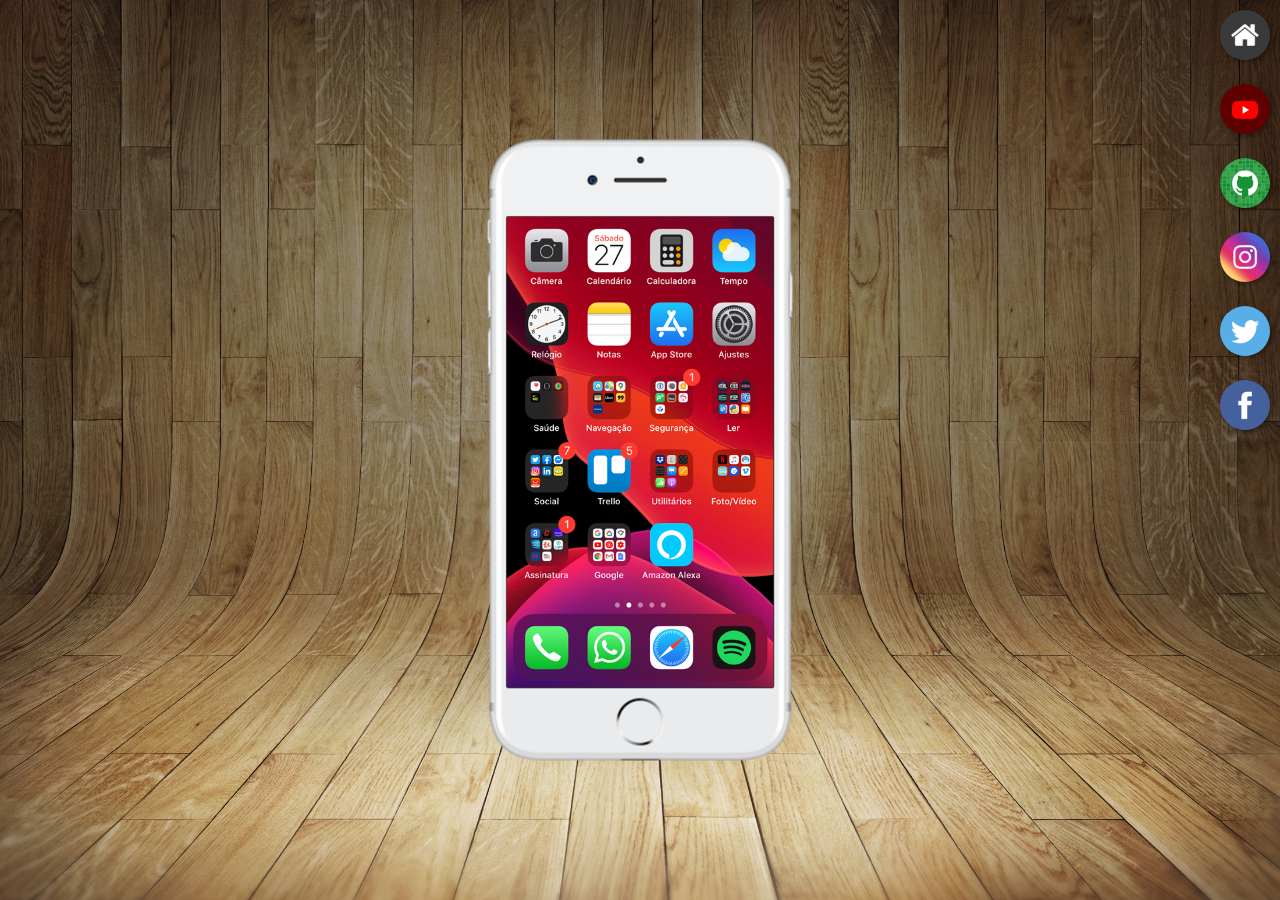
<file: index.html>
<!DOCTYPE html>
<html lang="pt-br">
<head>
    <meta charset="UTF-8">
    <meta name="viewport" content="width=device-width, initial-scale=1.0">
    <link rel="shortcut icon" href="favicon.ico" type="image/x-icon">
    <link rel="stylesheet" href="estilos/style.css">
    
    <title>Projeto Redes Sociais</title>

</head>
<body>
    <main>
        <section id="telefone">
            <iframe src="home.html" name="tela"  id="tela"  frameborder="0">
                Seu navegador não é compativel.
            </iframe> 
        
        </section>
        <section id="redes-sociais">
            <a href="home.html" target="tela"><img src="imagens/logo-home.jpg" alt="Home"></a><br>
            <a href="yutube.html" target="tela"><img src="imagens/logo-youtube.jpg" alt="Yutube"></a><br>
            <a href="github.html" target="tela"><img src="imagens/logo-github.jpg" alt="GitHub"></a><br>
            <a href="instagran.html" target="tela"><img src="imagens/logo-instagram.jpg" alt="Instagran"></a><br>
            <a href="twitter.html" target="tela"><img src="imagens/logo-twitter.jpg" alt="Twiter"></a><br>
            <a href="facebook.html" target="tela"><img src="imagens/logo-facebook.jpg" alt="Facebook"></a>


        </section>
    </main>
    
</body>
</html>
</file>
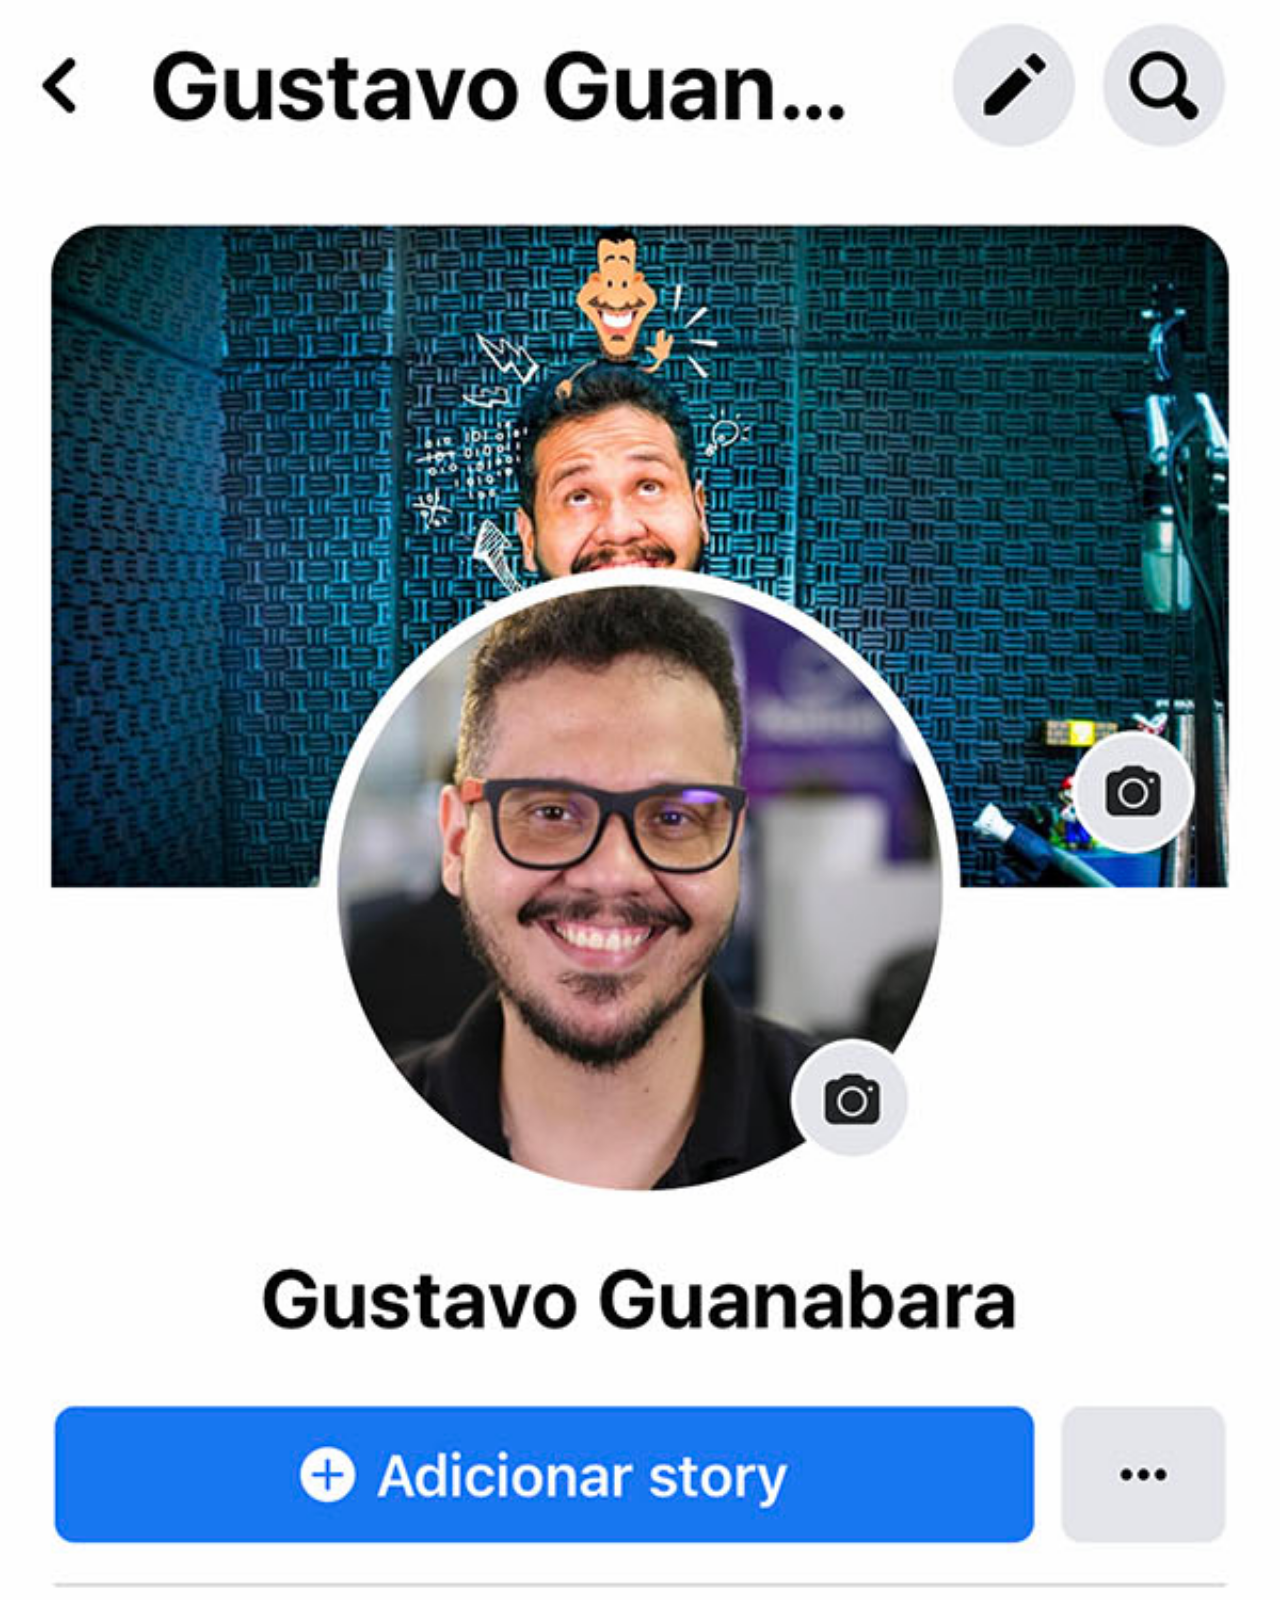
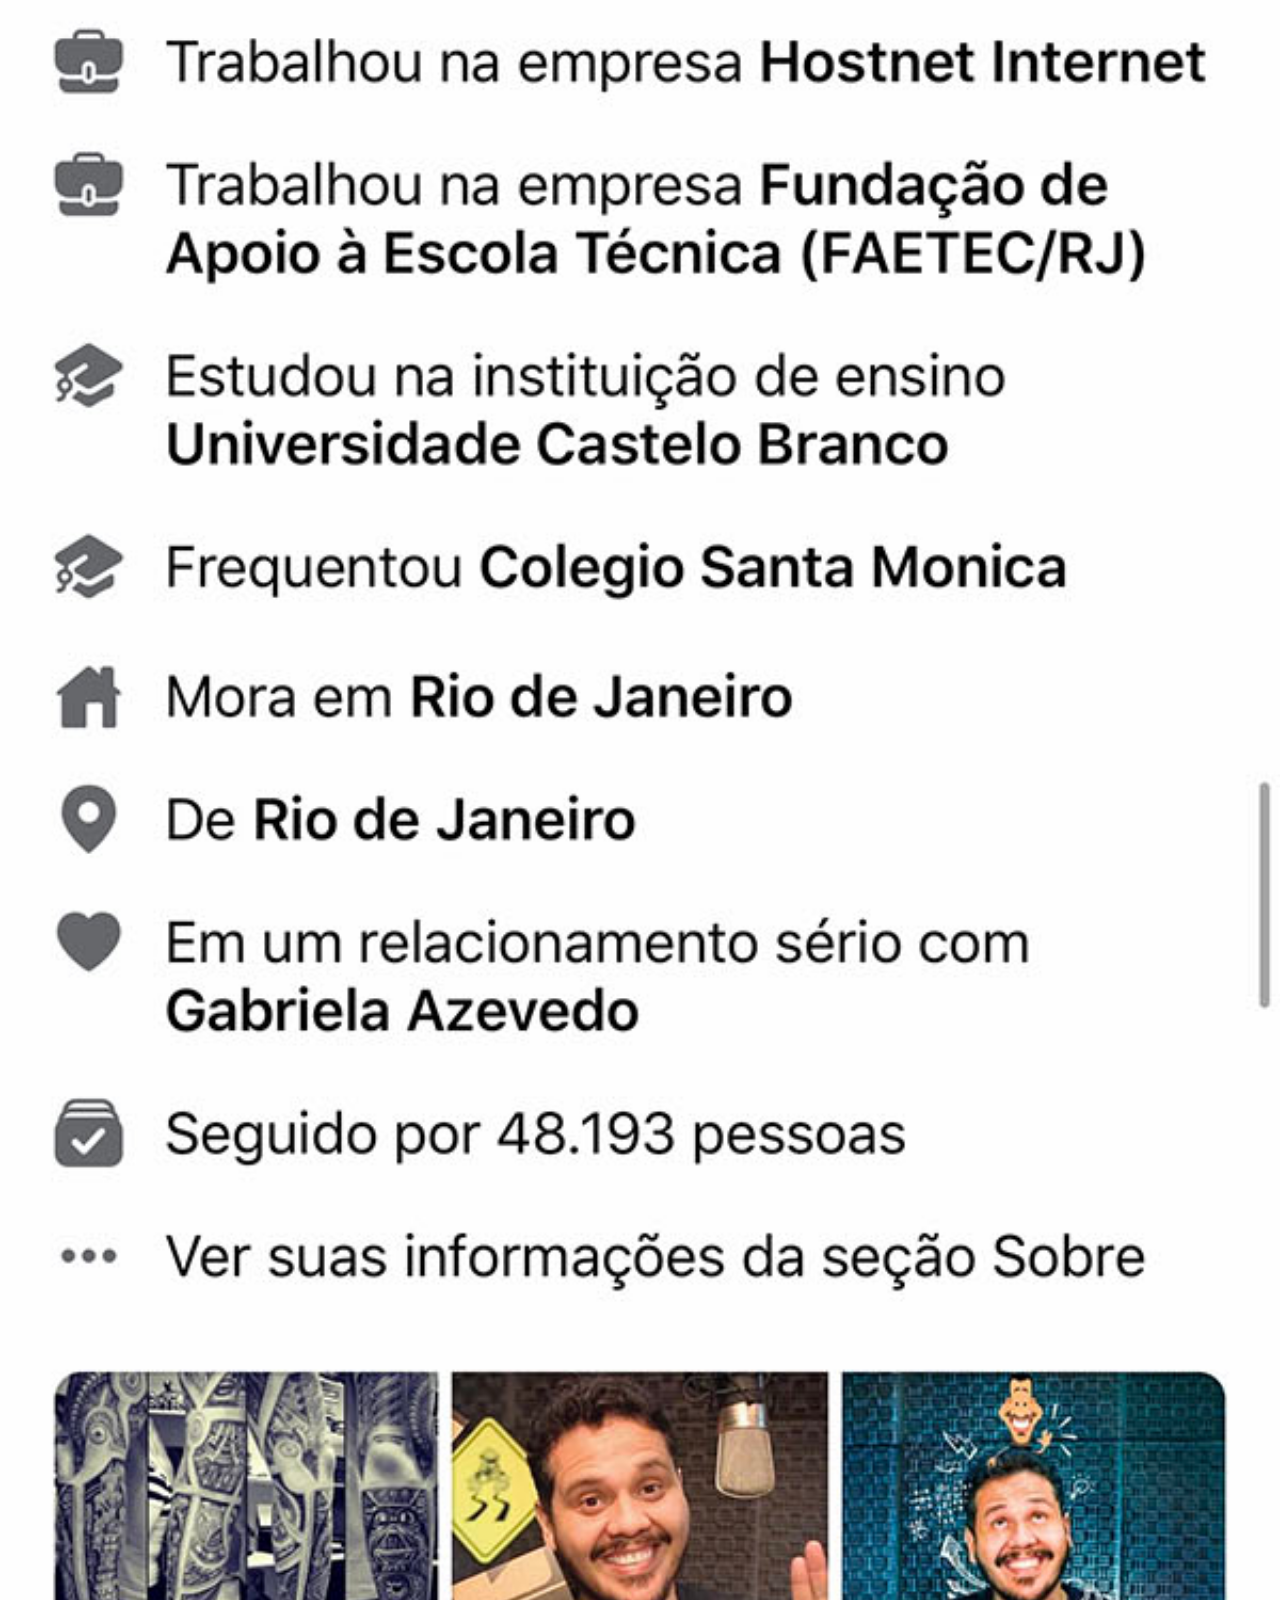
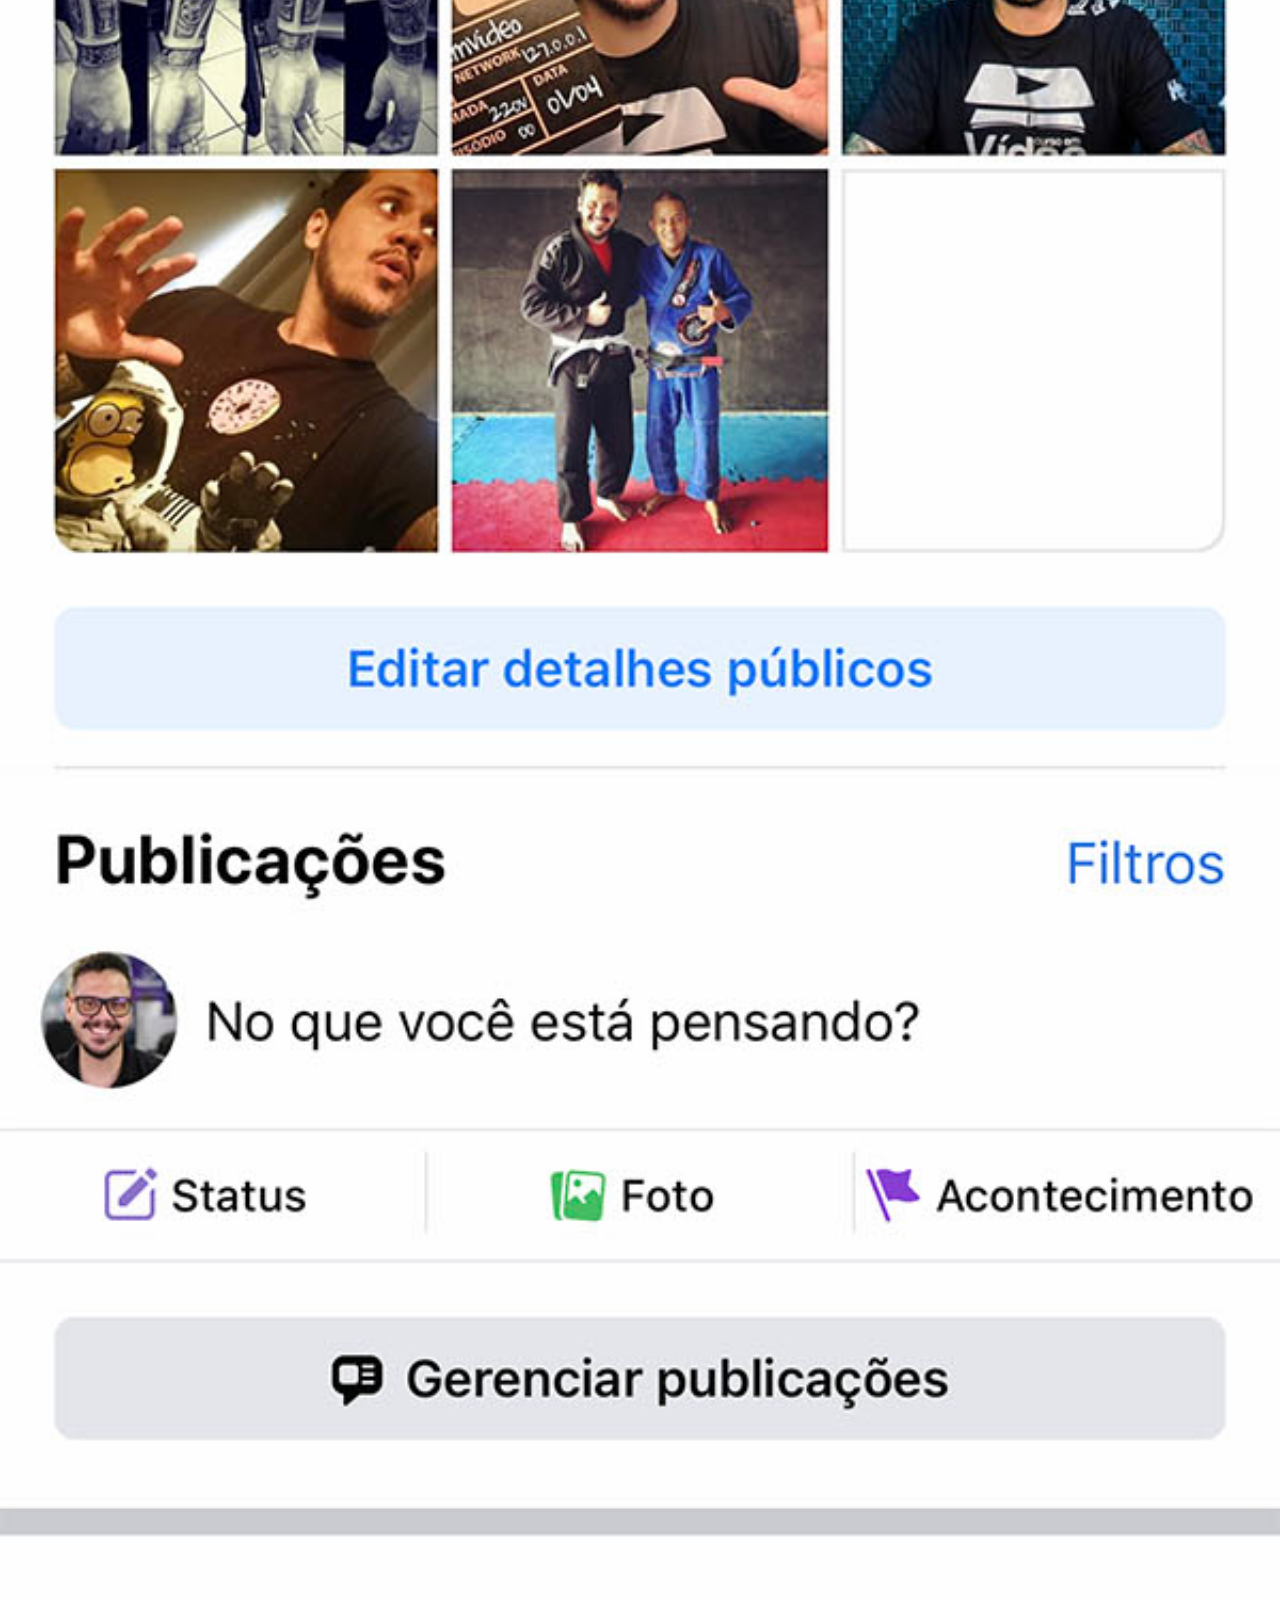
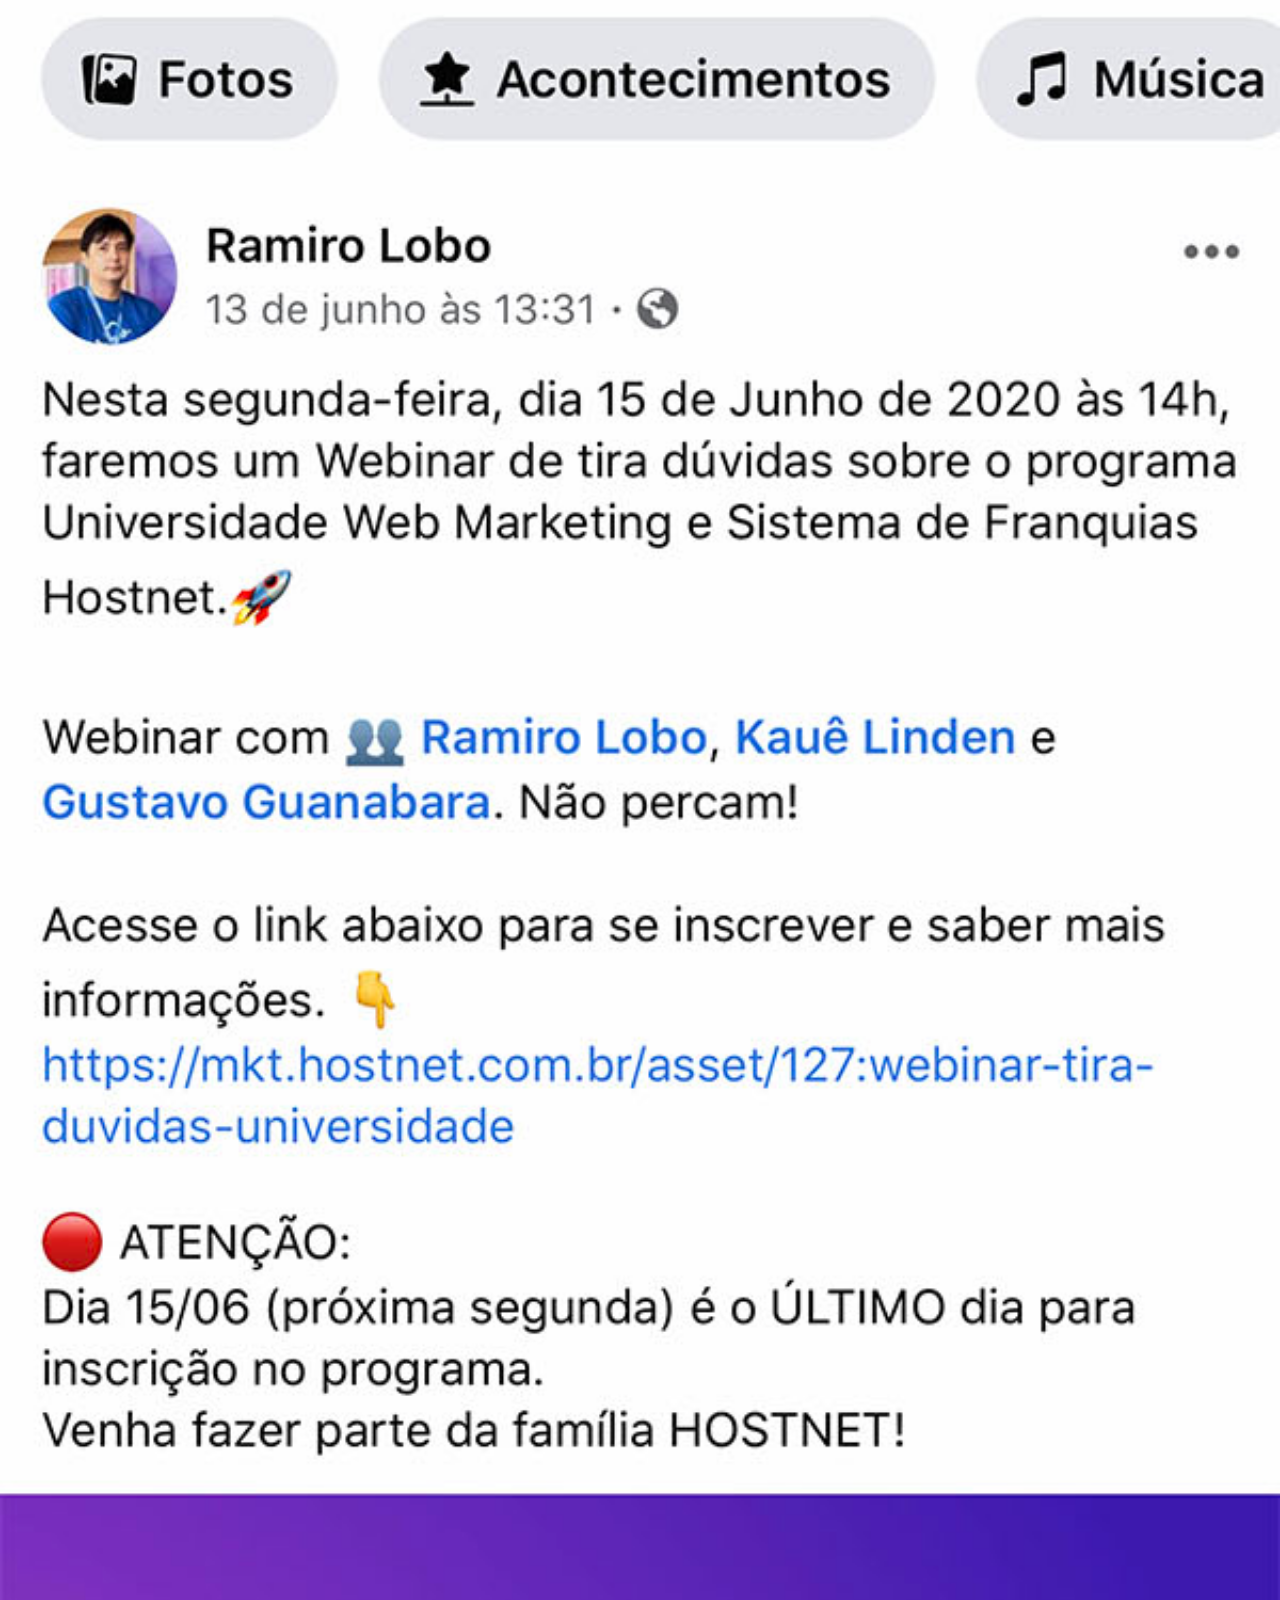
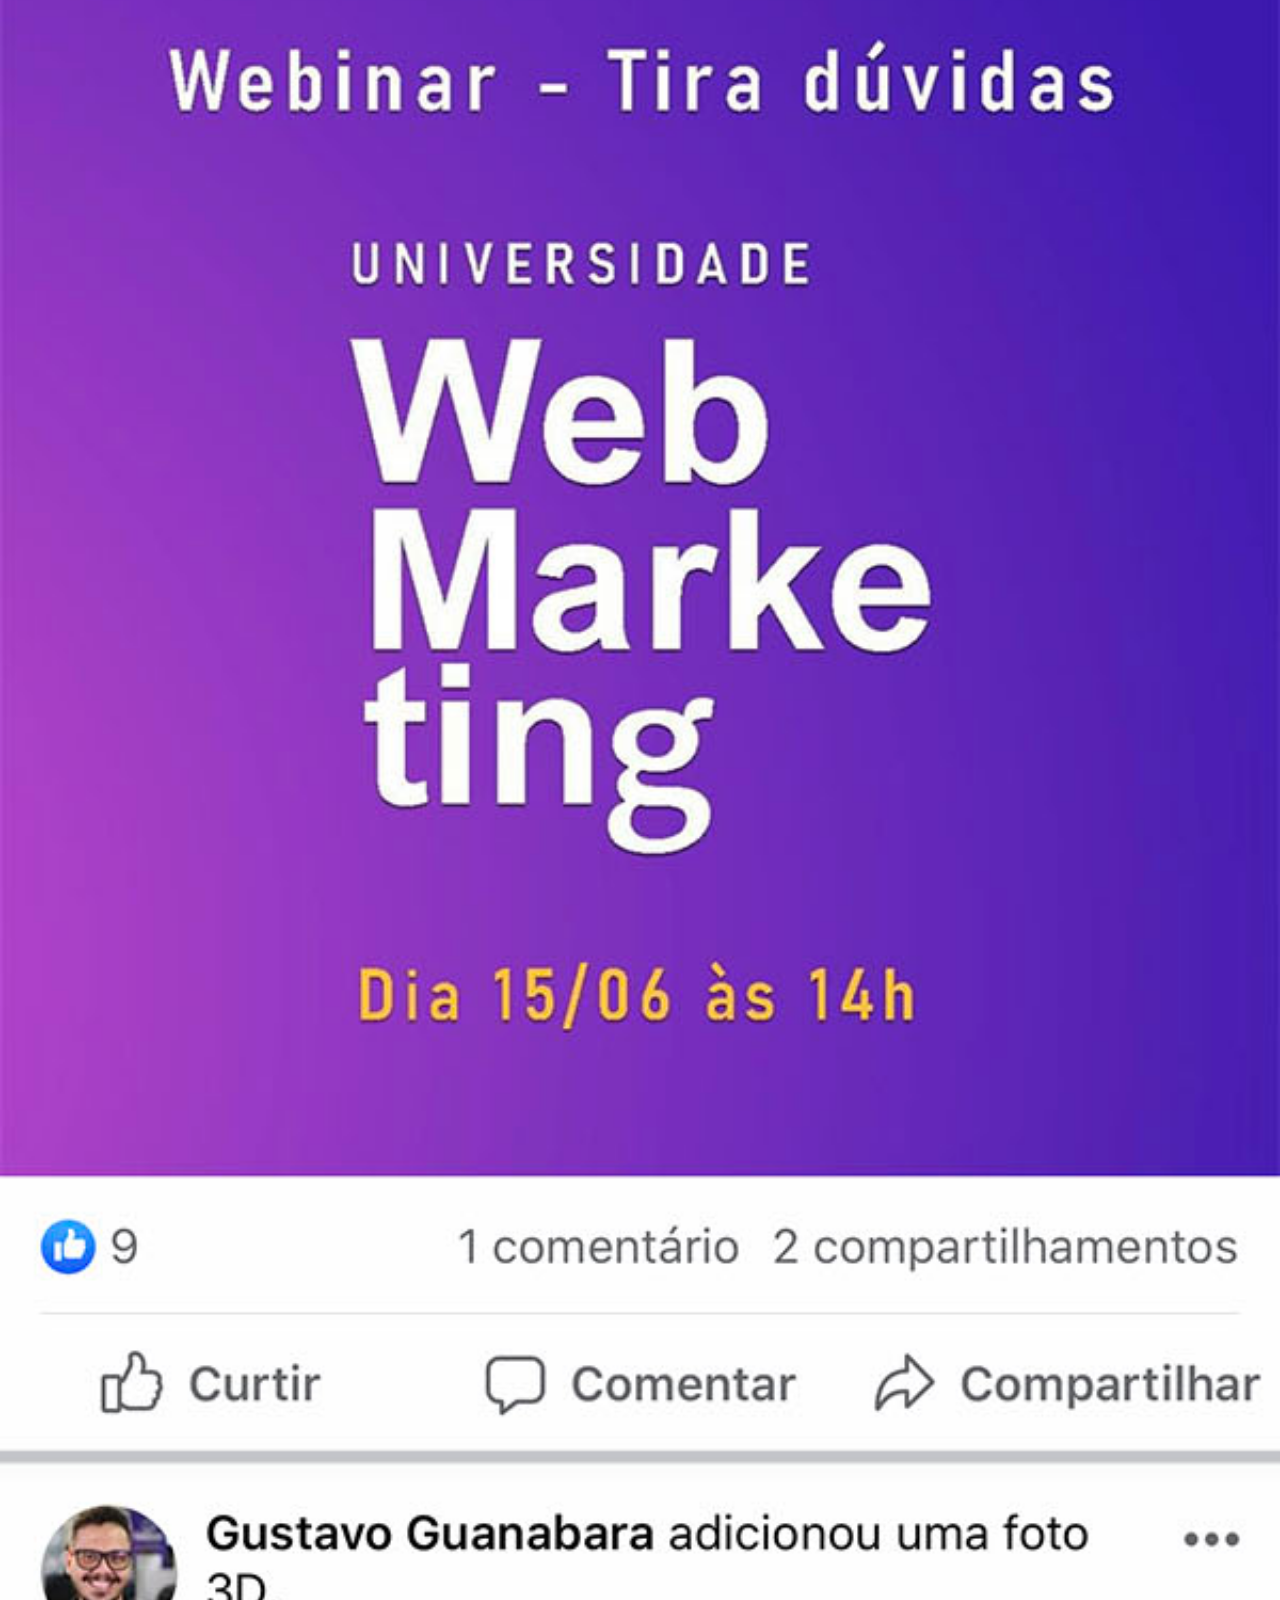
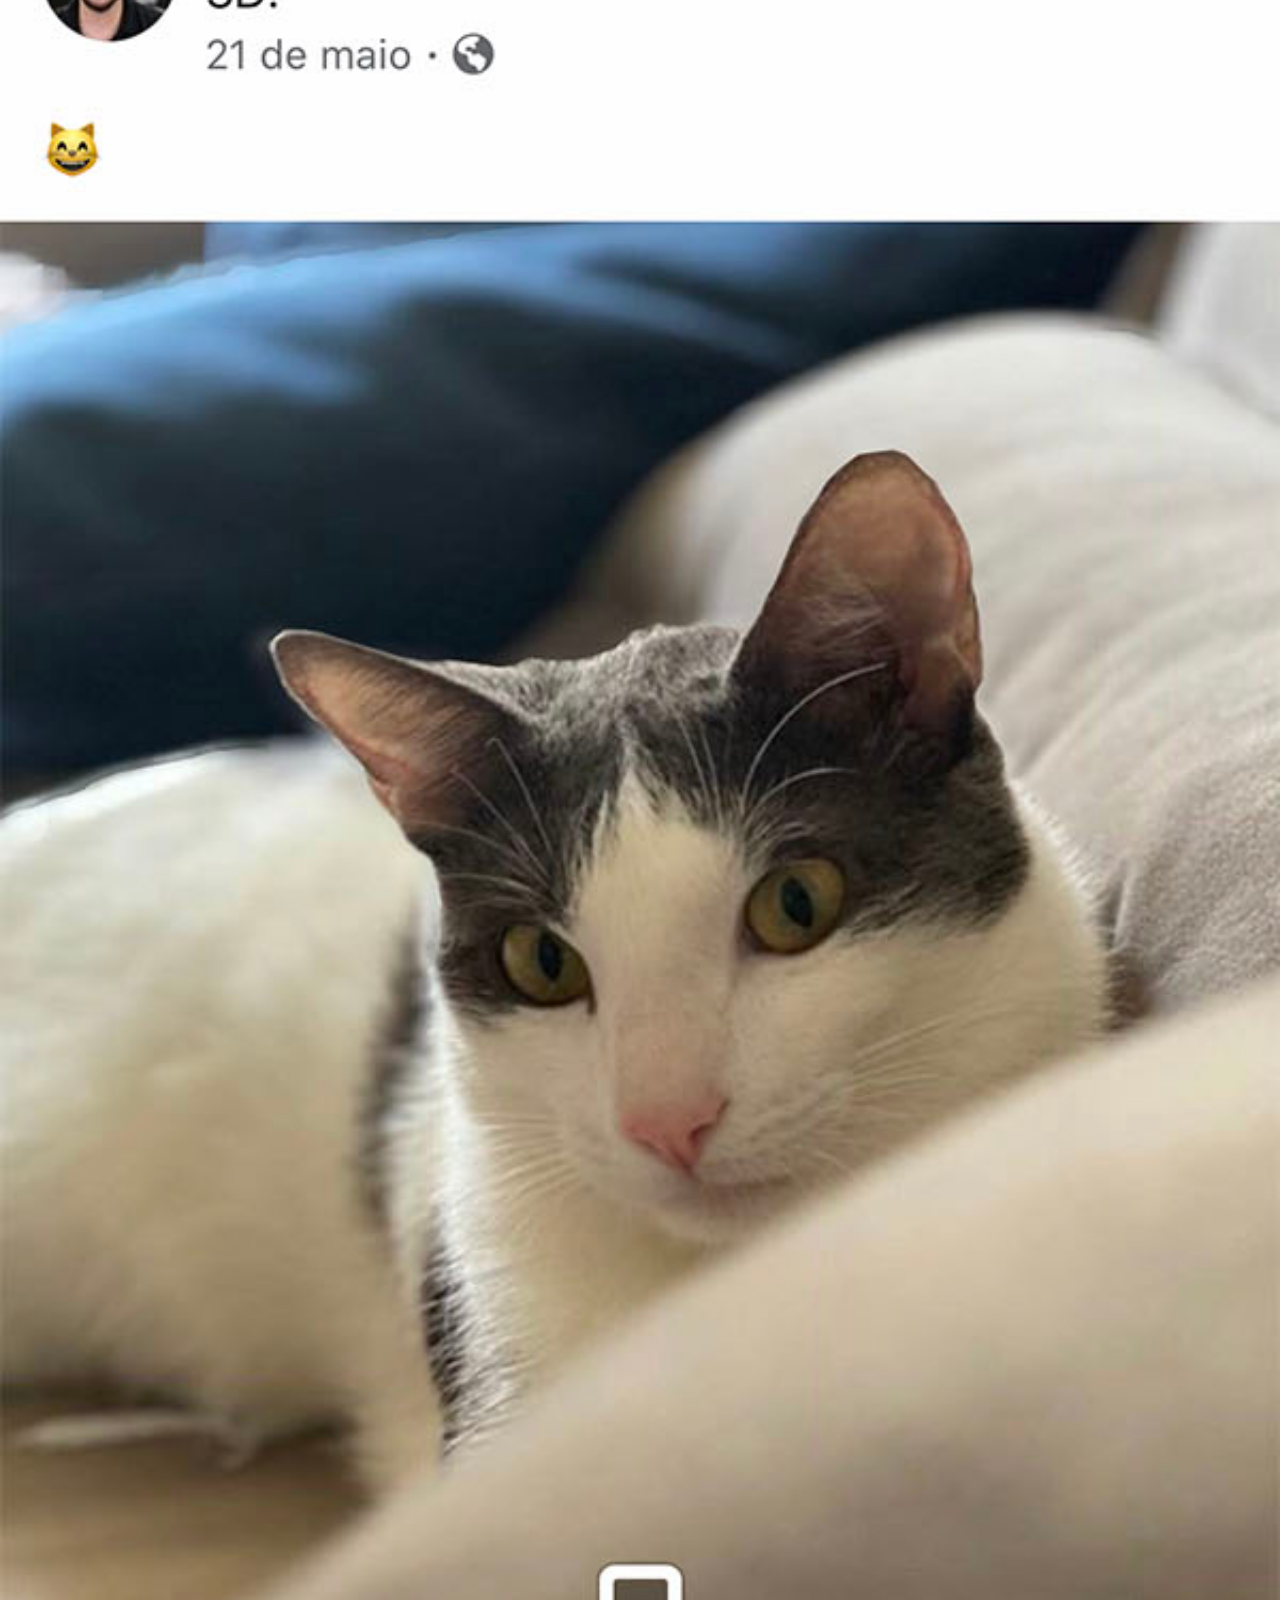
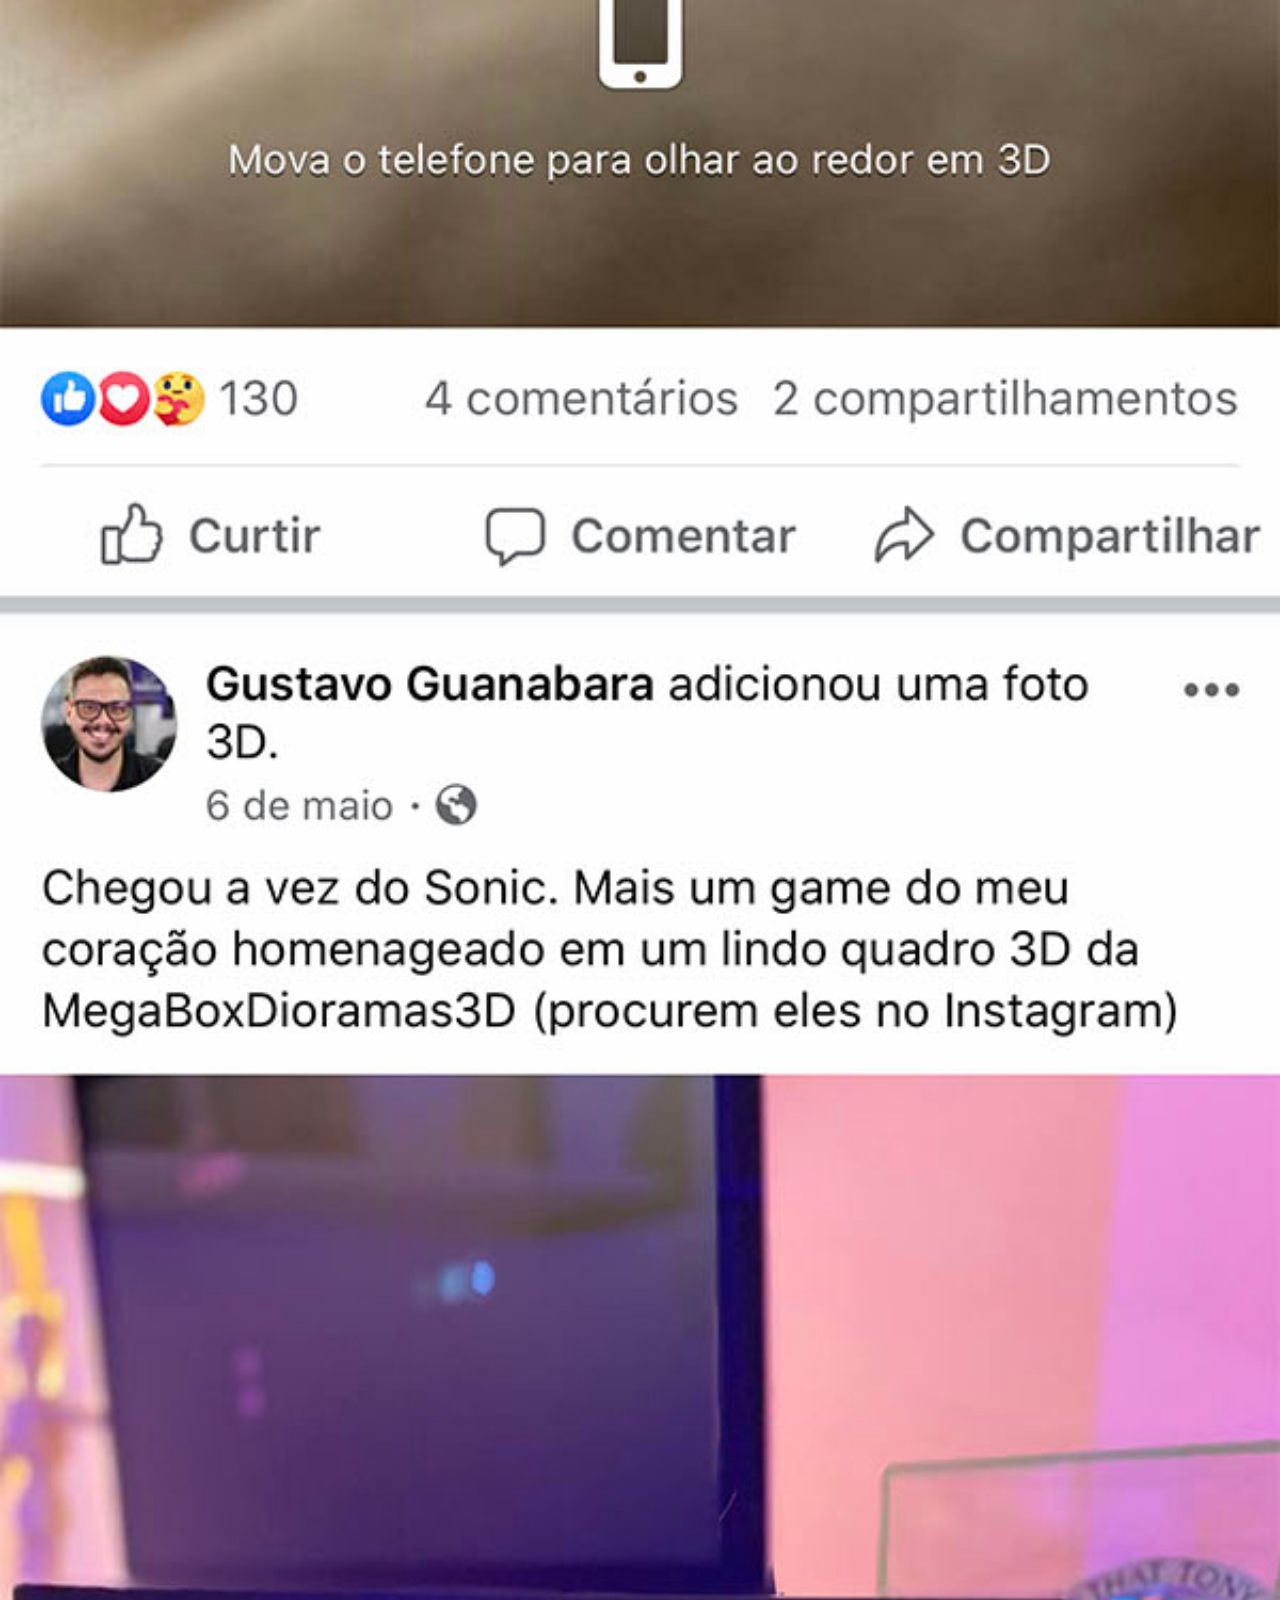
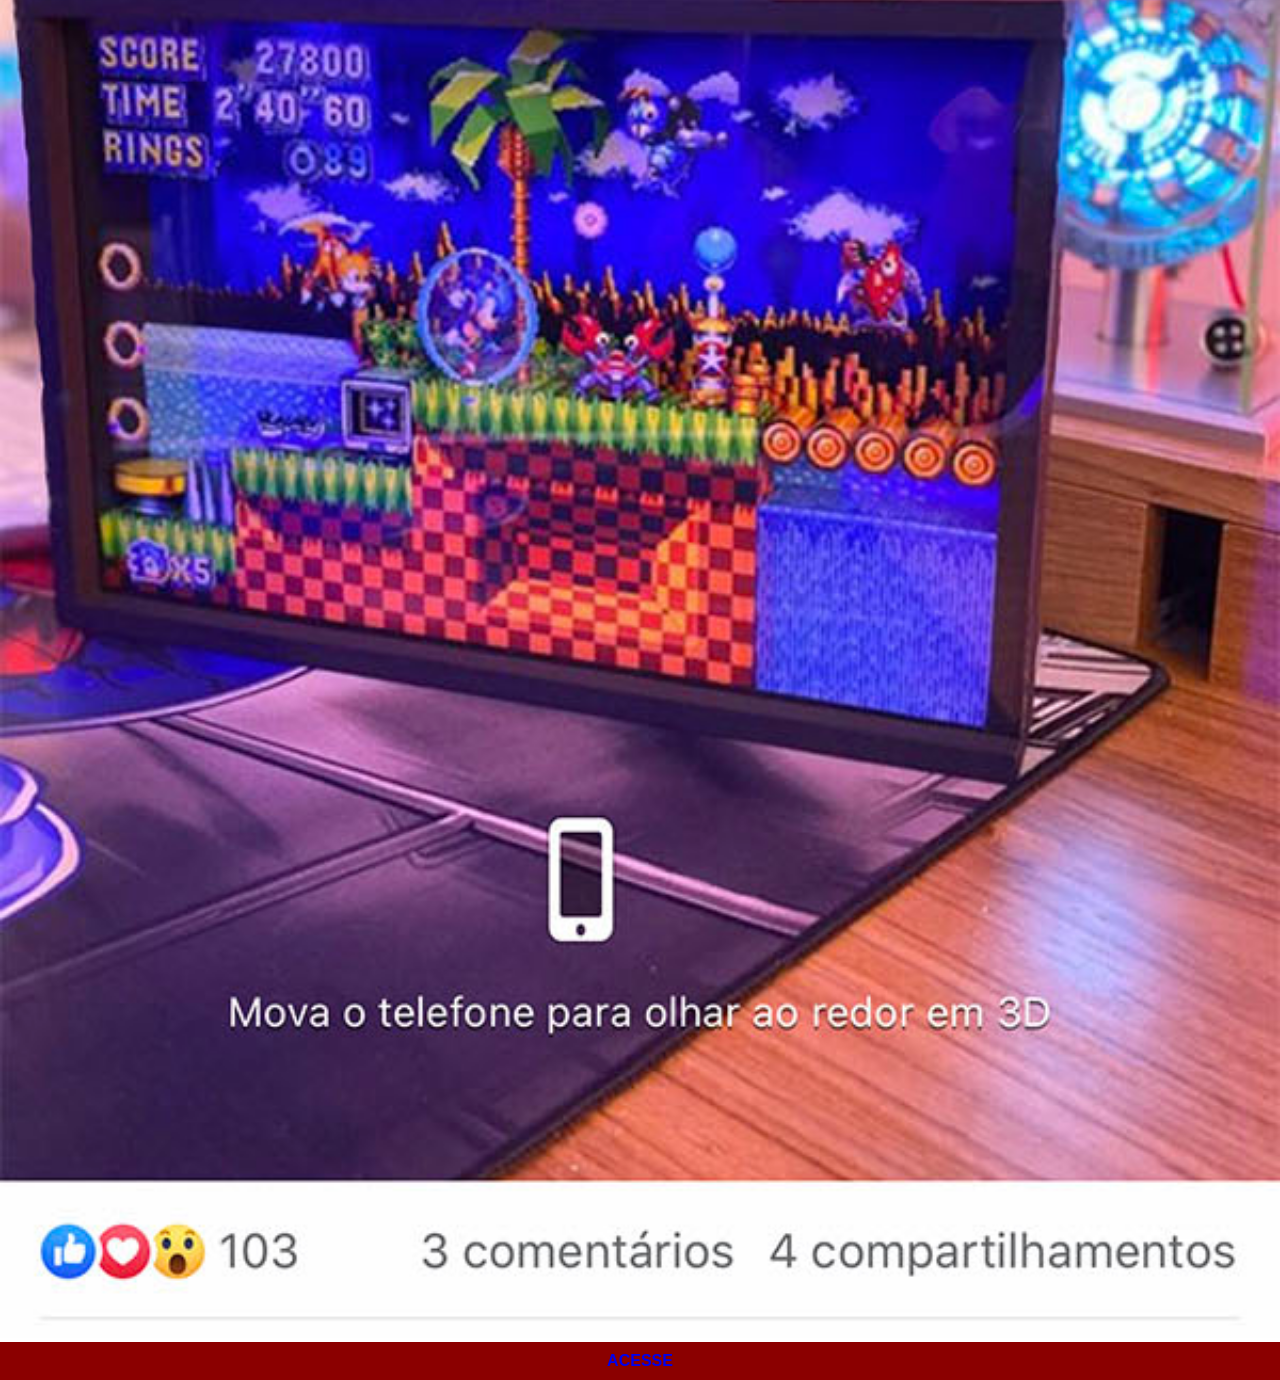
<file: facebook.html>
<!DOCTYPE html>
<html lang="pt-br">
<head>
    <meta charset="UTF-8">
    <meta name="viewport" content="width=device-width, initial-scale=1.0">
    <title>Facebook</title>
    <link rel="stylesheet" href="estilos/social.css">
</head>
<body>
    <img src="imagens/tela-facebook.jpg" alt="Facebook">
    <a href="https://www.facebook.com/" target="_blank">ACESSE</a>
</body>
</html>
</file>
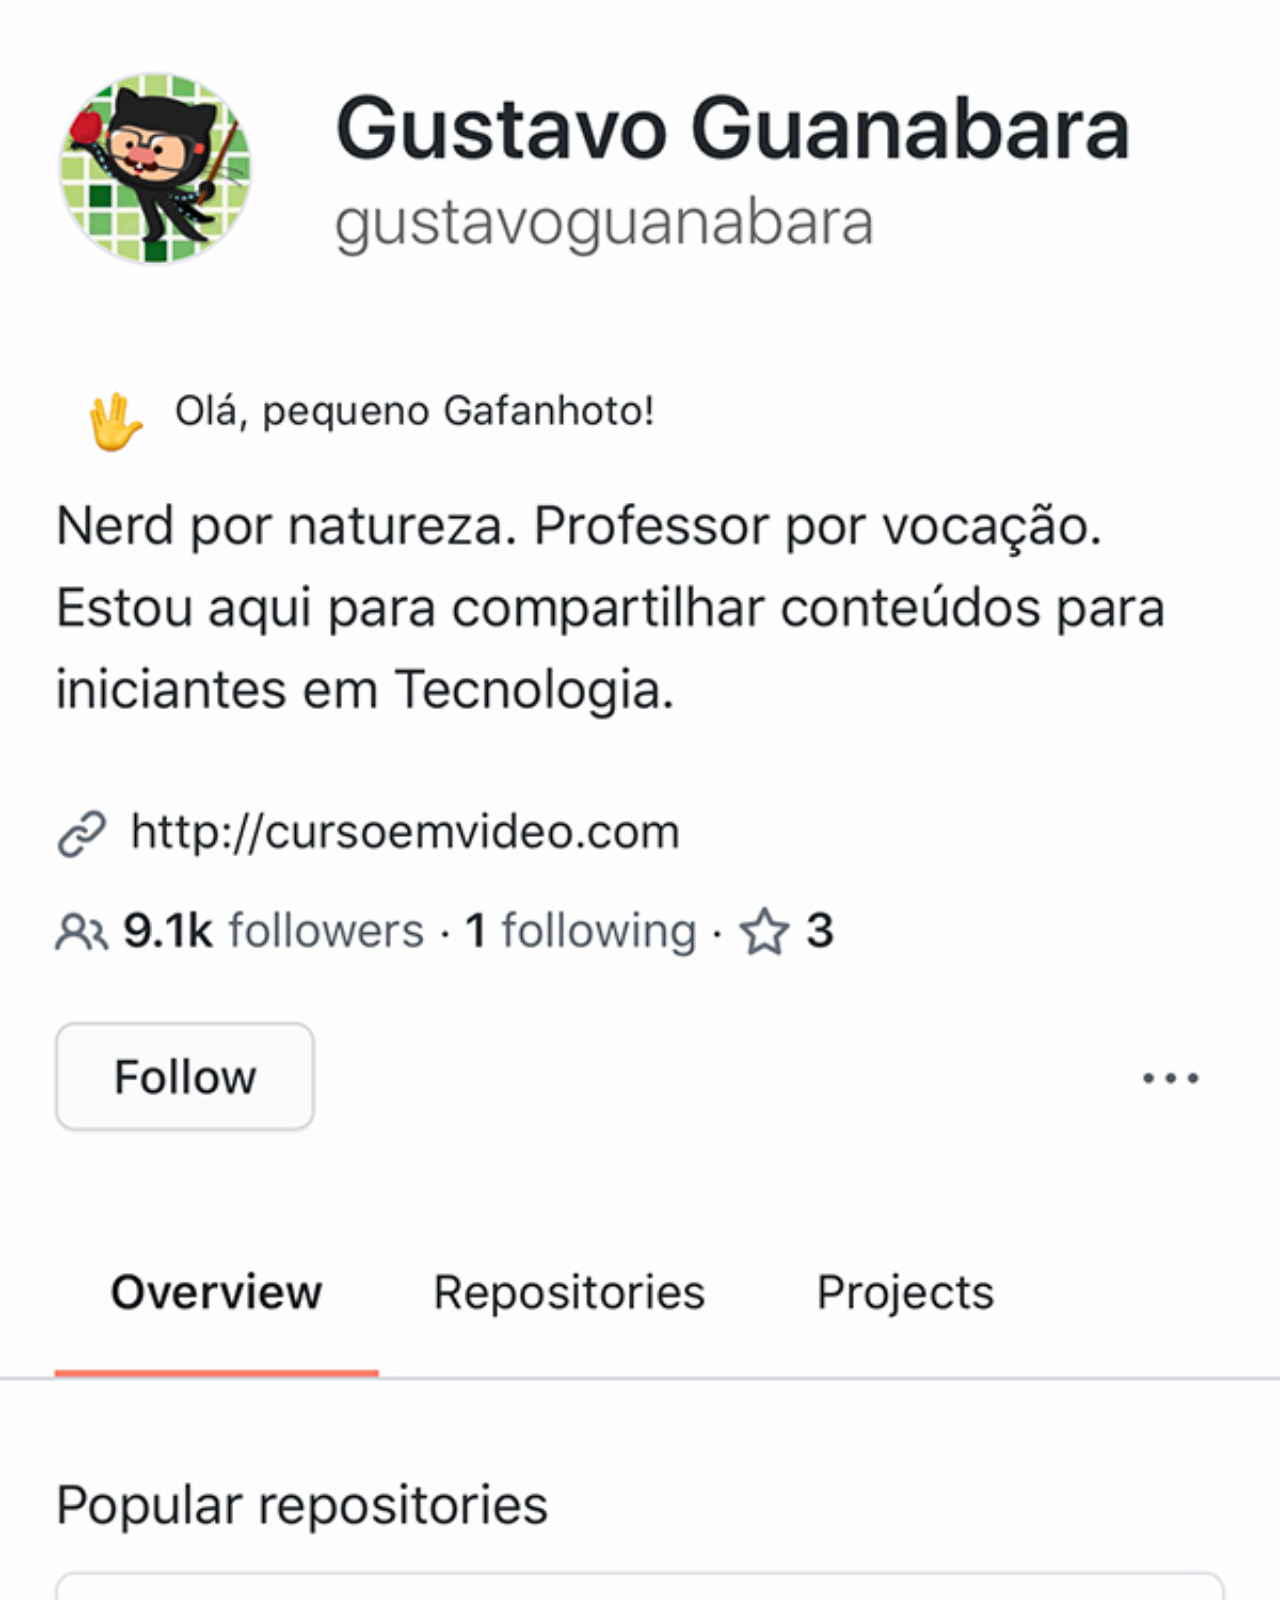
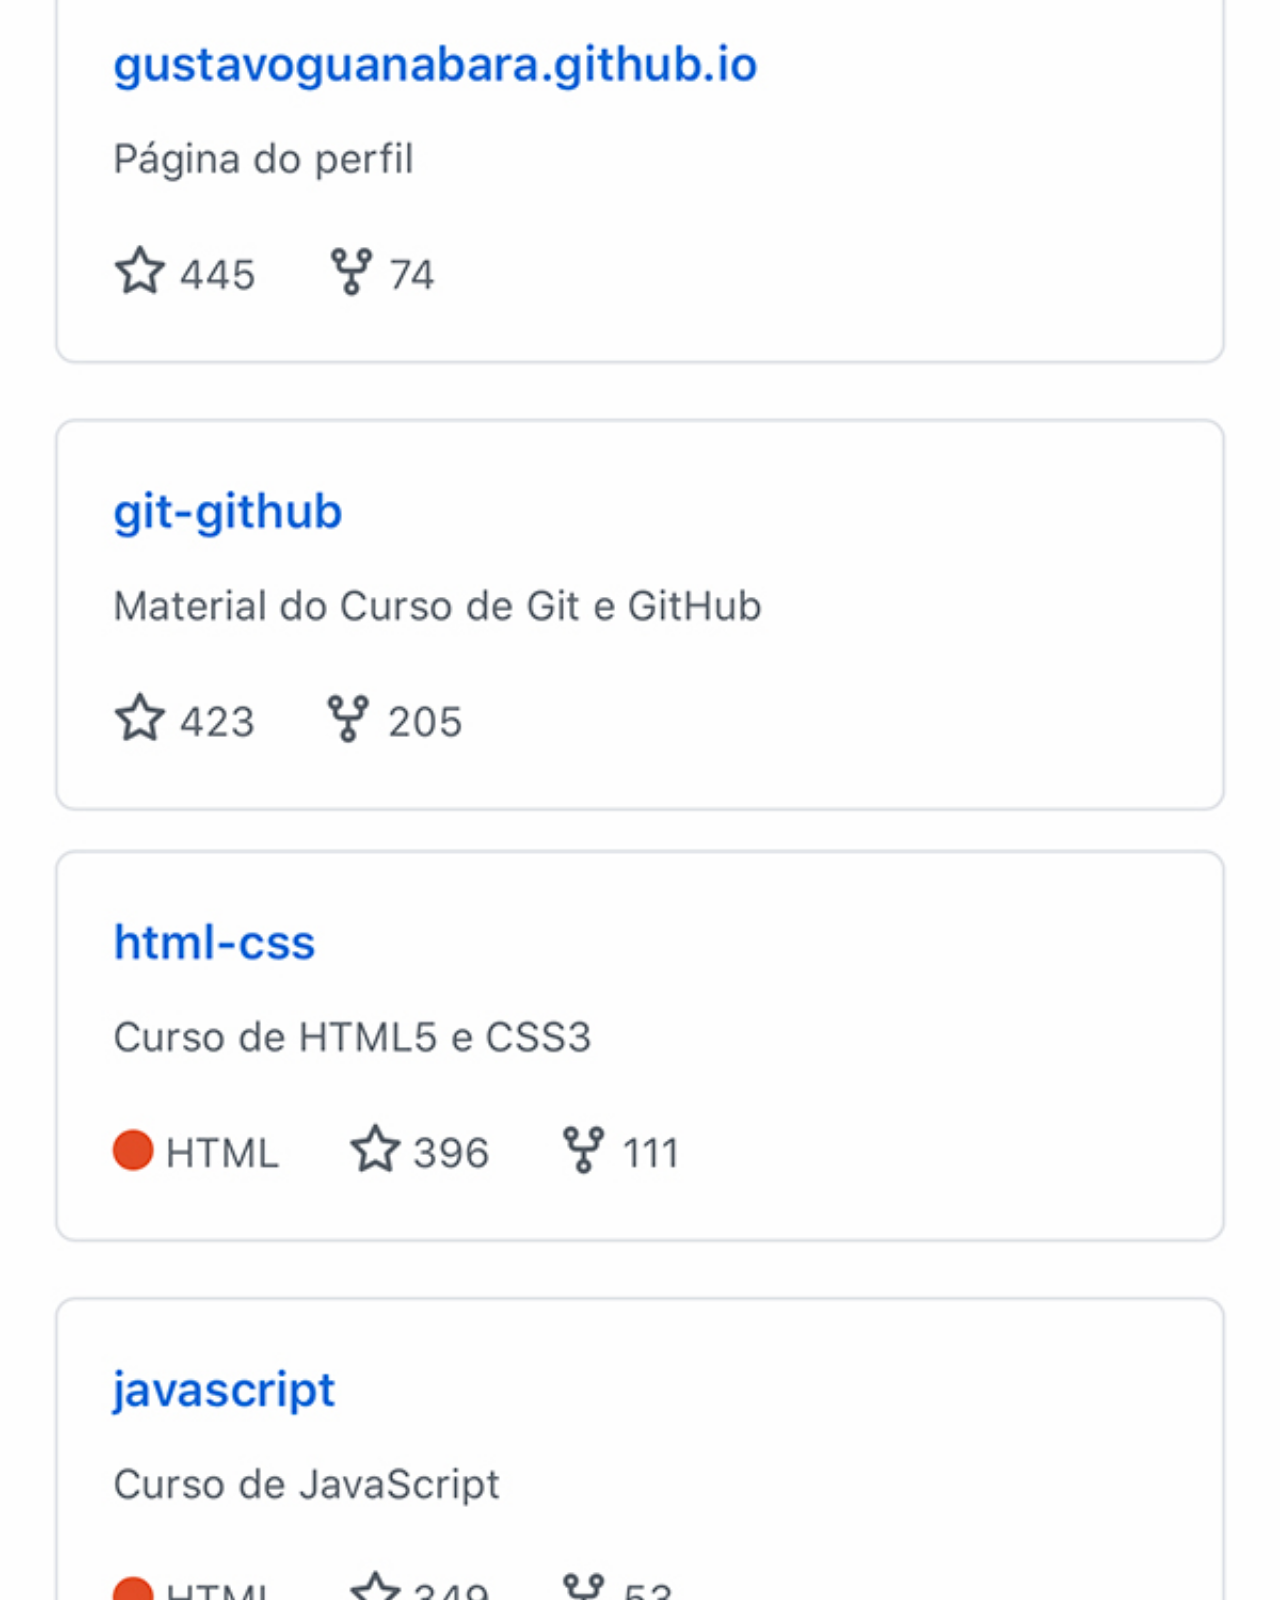
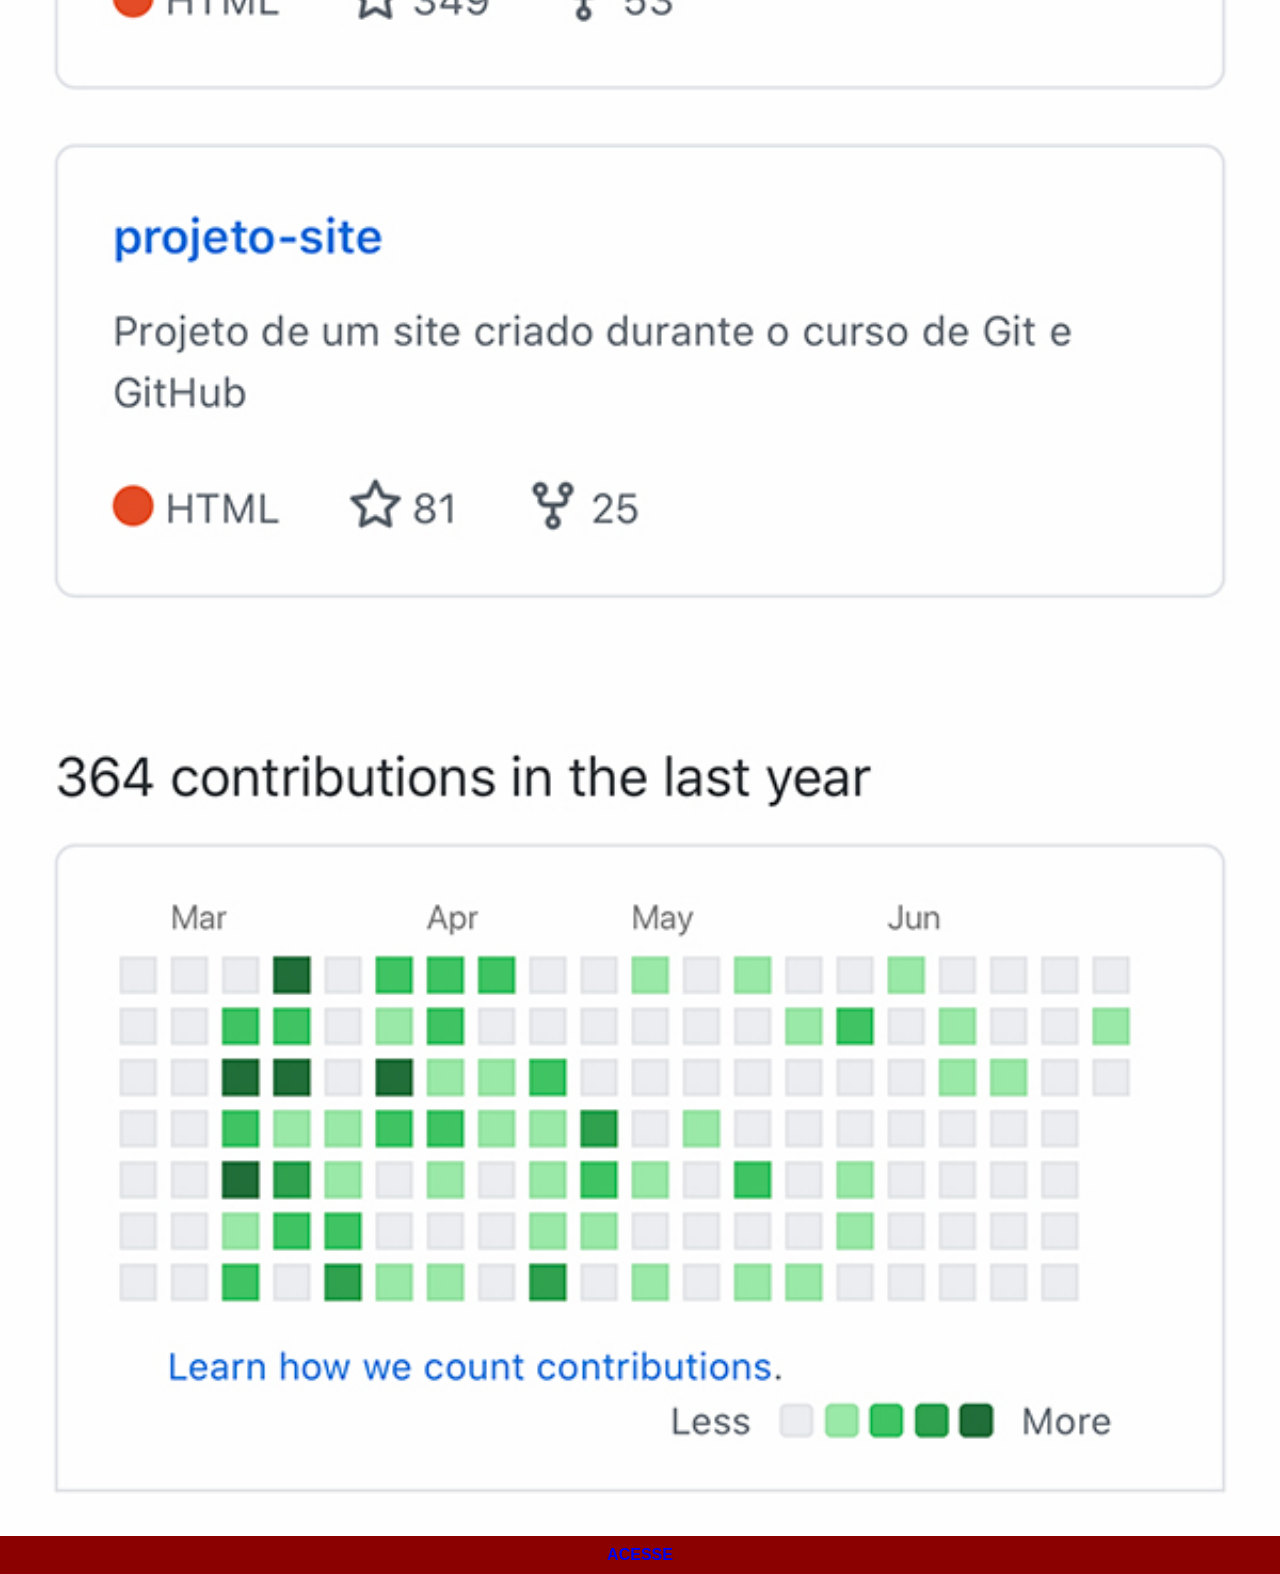
<file: github.html>
<!DOCTYPE html>
<html lang="pt-br">
<head>
    <meta charset="UTF-8">
    <meta name="viewport" content="width=device-width, initial-scale=1.0">
    <title>GitHub</title>
    <link rel="stylesheet" href="estilos/social.css">
</head>
<body>
    <img src="imagens/tela-github.jpg" alt="GitHub">
    <a href="https://github.com/edmarfergomes-creator" target="_blank">ACESSE</a>
    
    
</body>
</html>
</file>
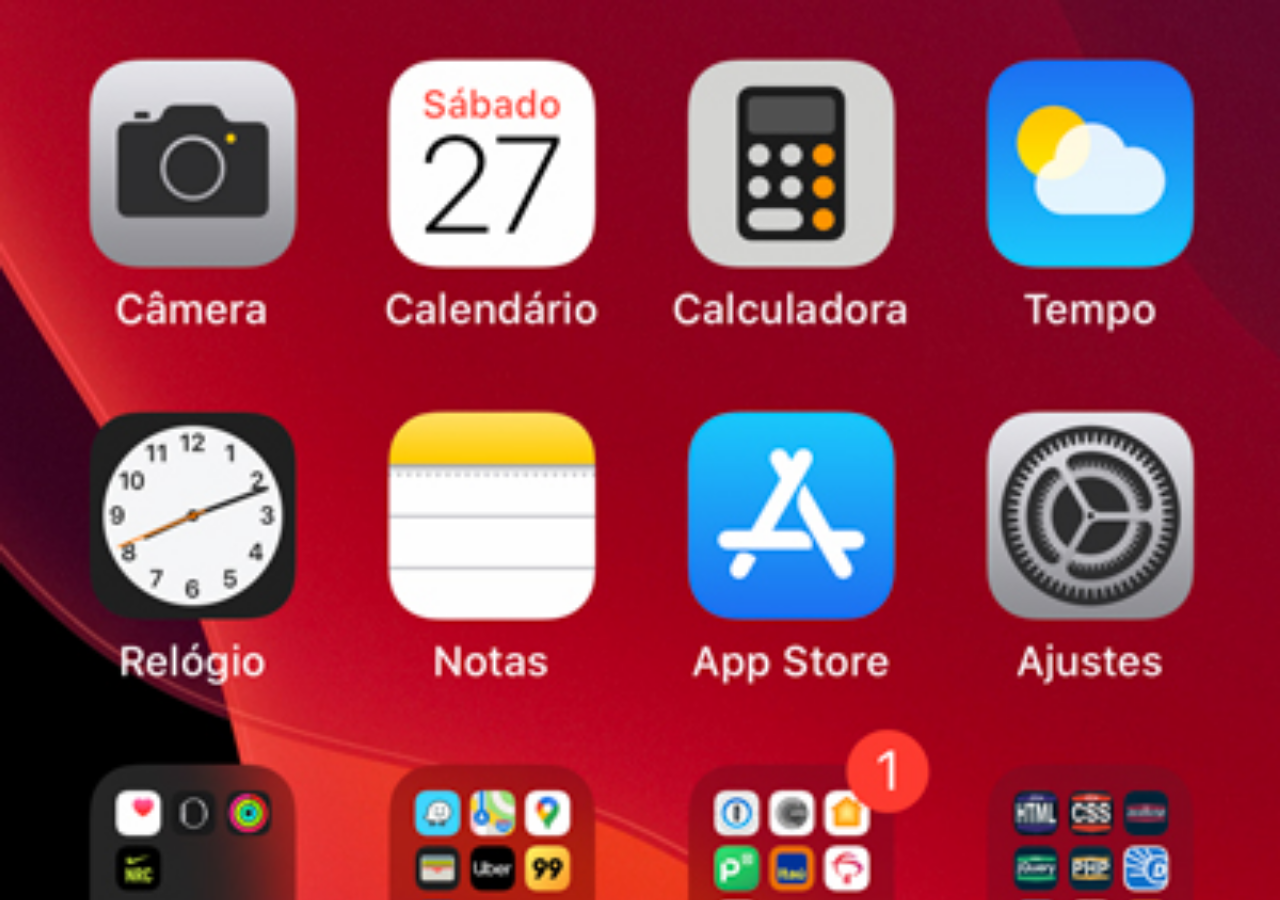
<file: home.html>
<!DOCTYPE html>
<html lang="pt-br">
<head>
    <meta charset="UTF-8">
    <meta name="viewport" content="width=device-width, initial-scale=1.0">
    <title>Home</title>
</head>
<style> 
    * {
    margin: 0px;
    padding: 0px;
    
    }
    body {
        width: 100vw;
        height: 100vh;
        background: black url('imagens/tela-home.jpg') no-repeat top center;
        background-size: cover;
    }
</style>
<body>
    
</body>
</html>
</file>
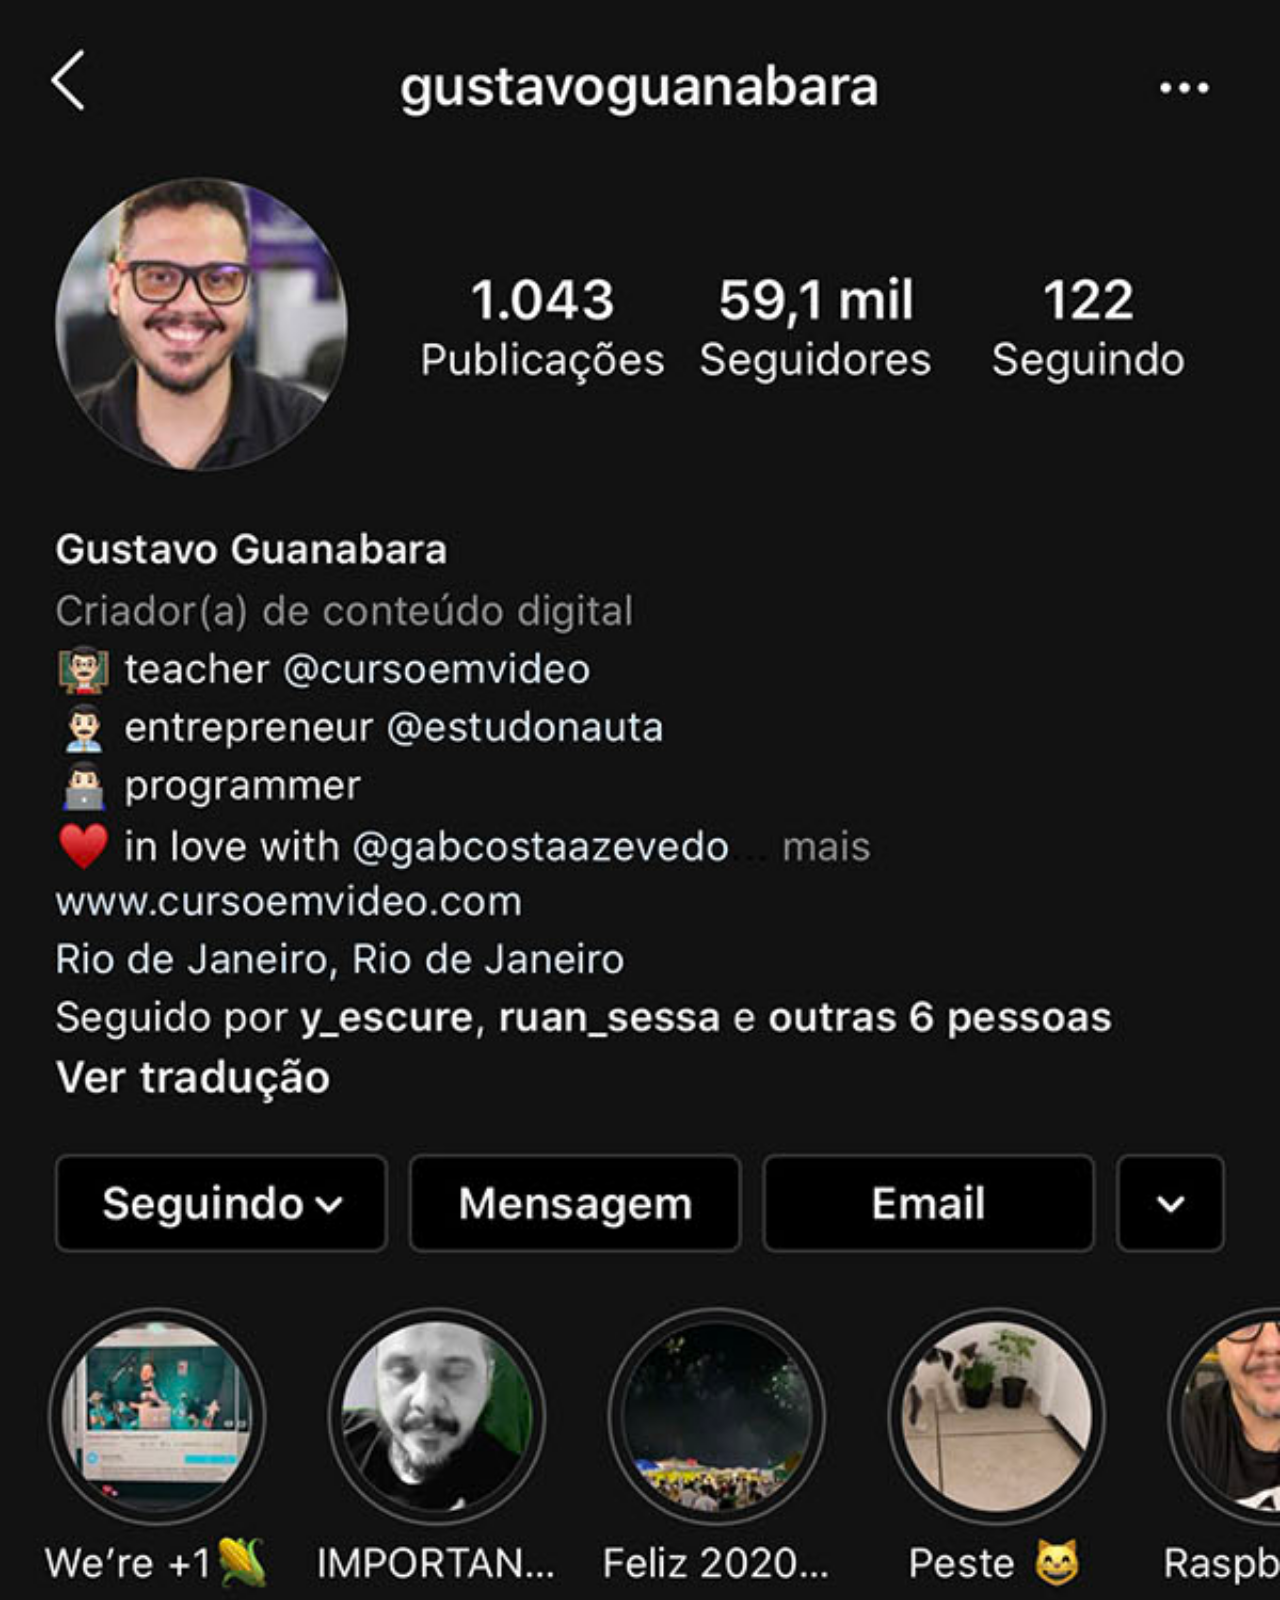
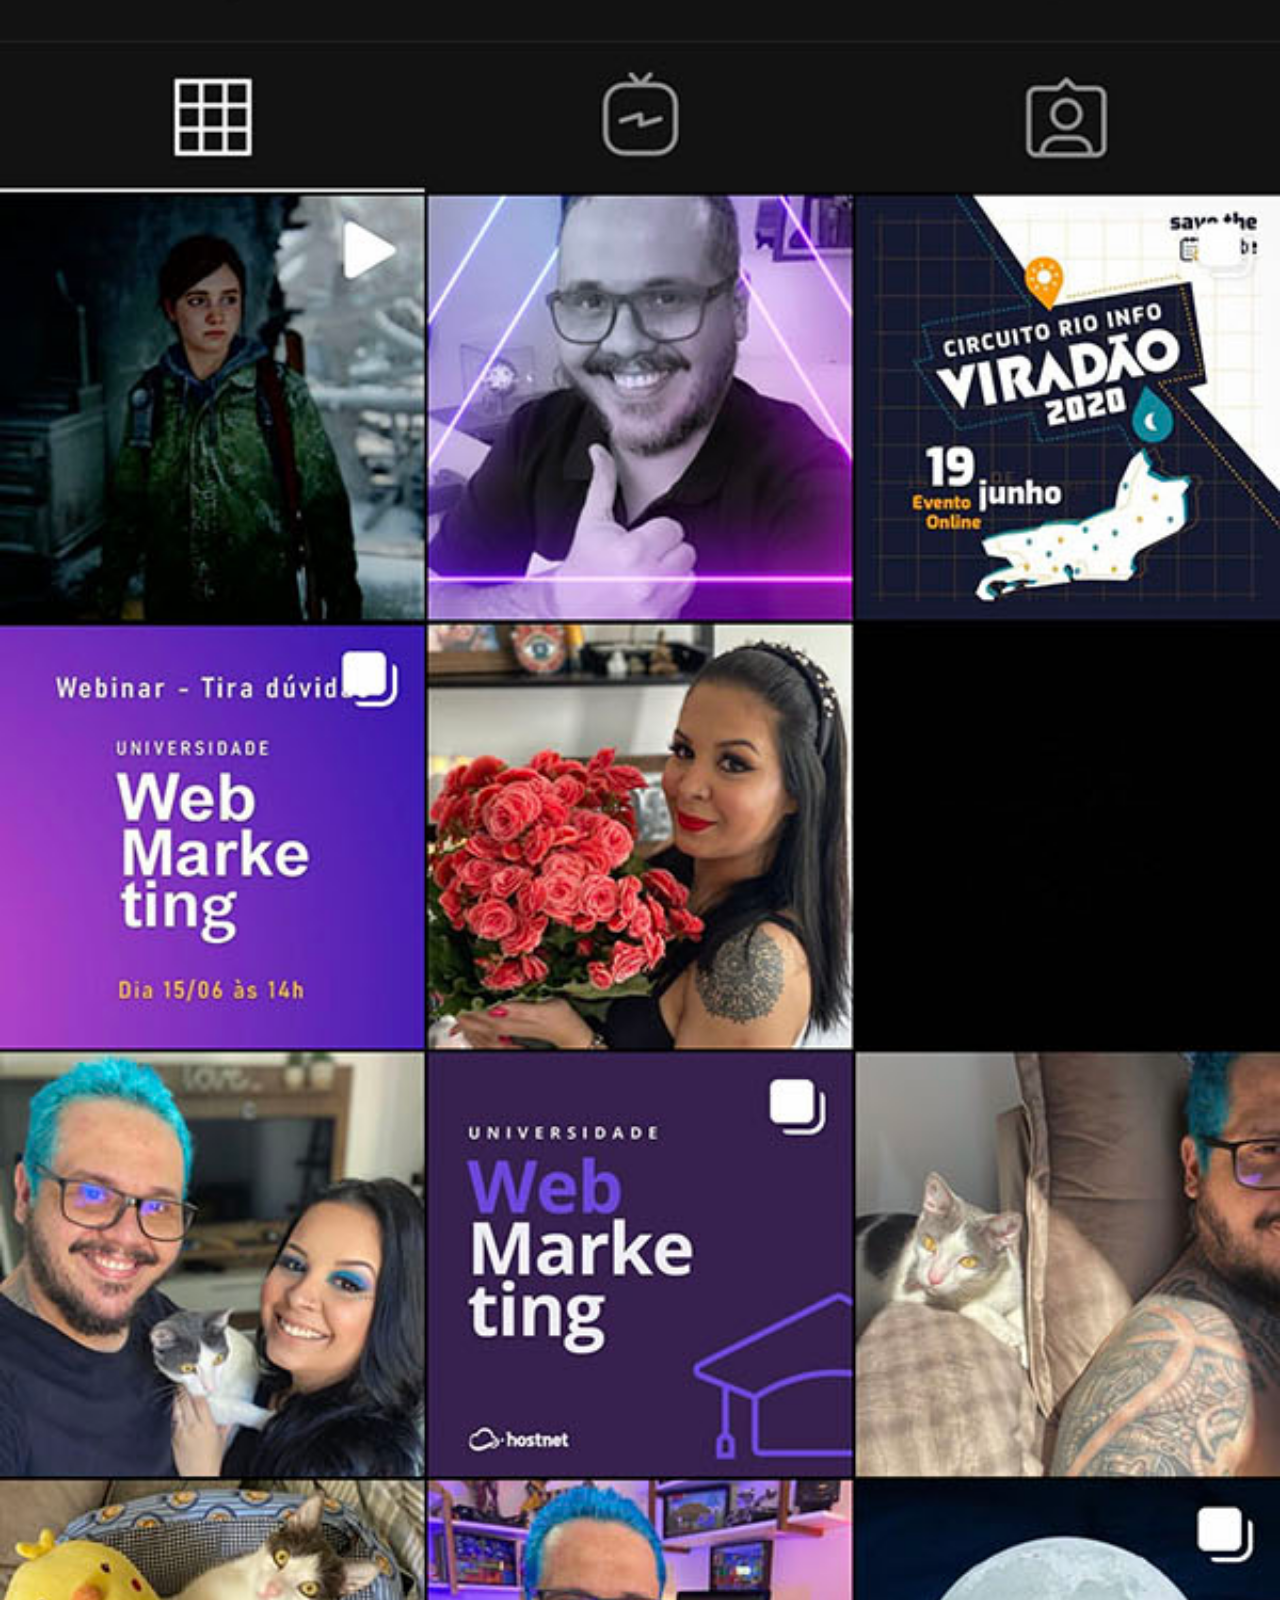
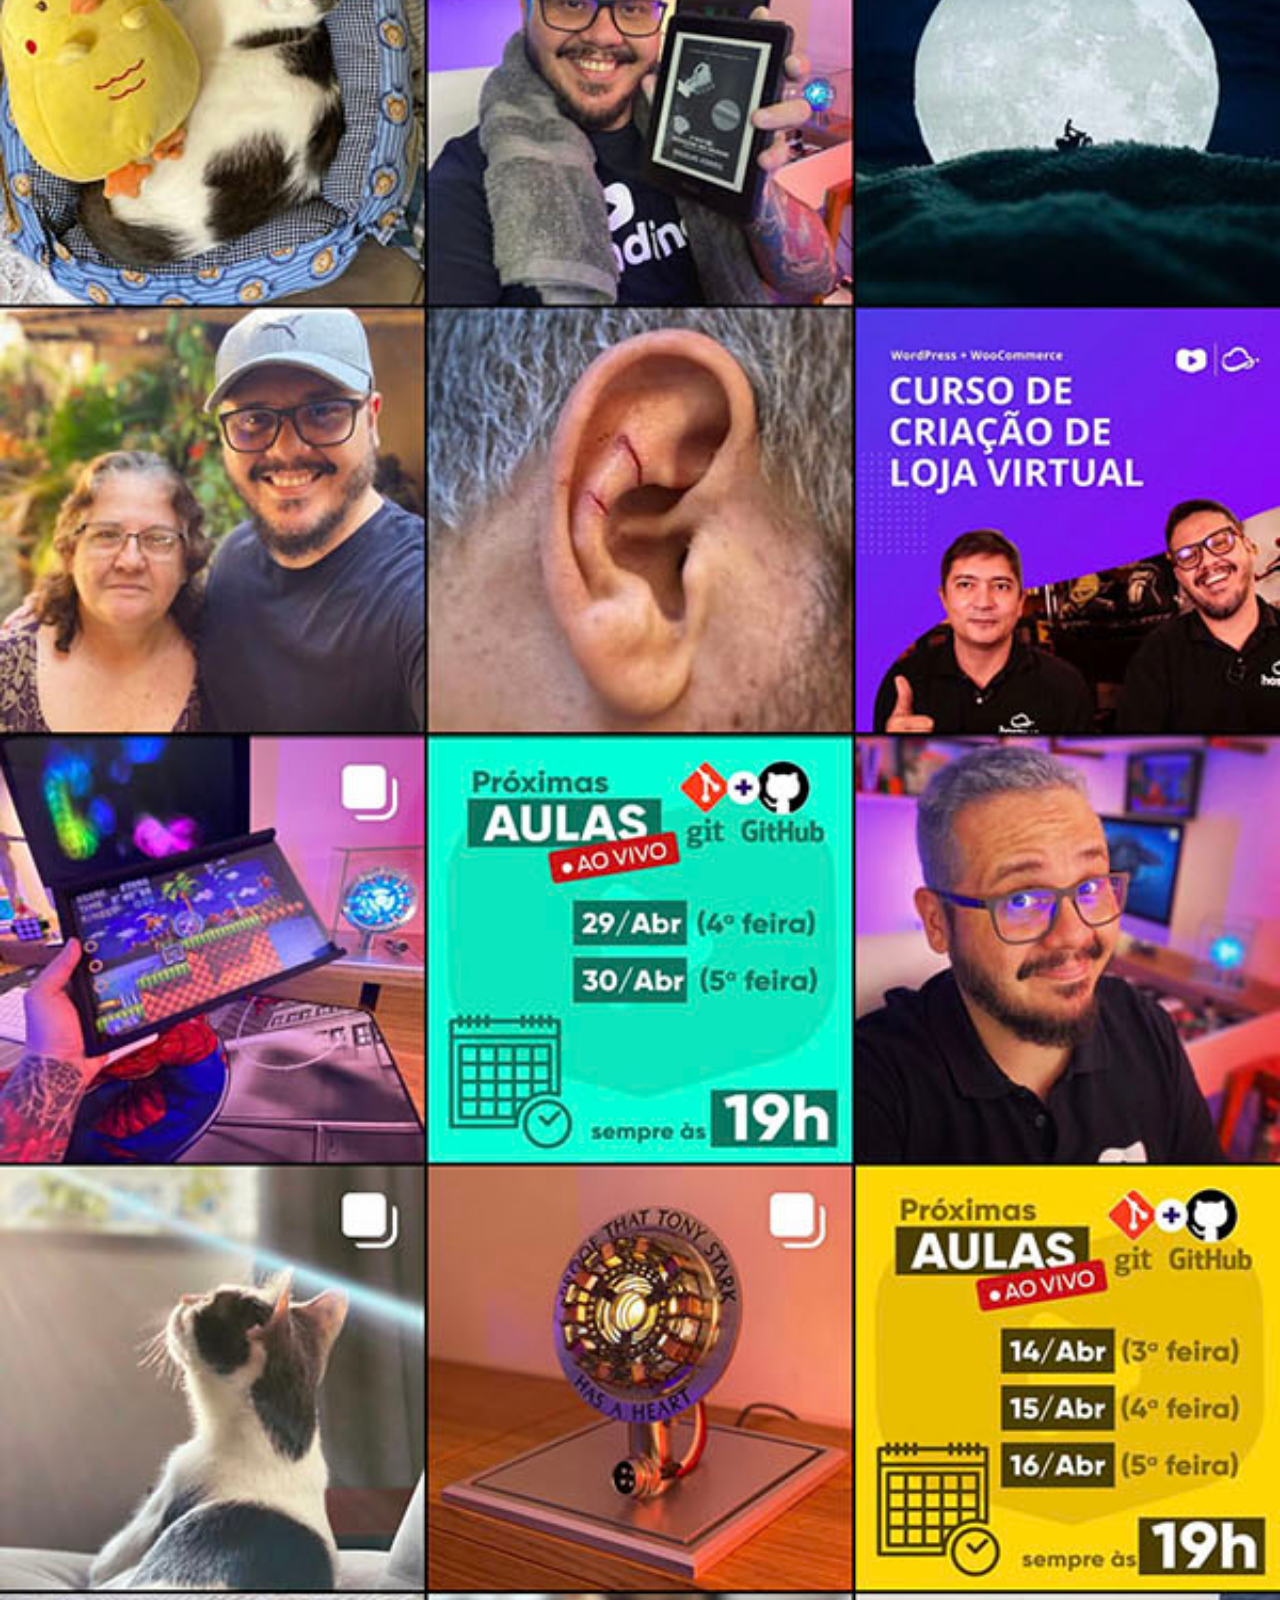
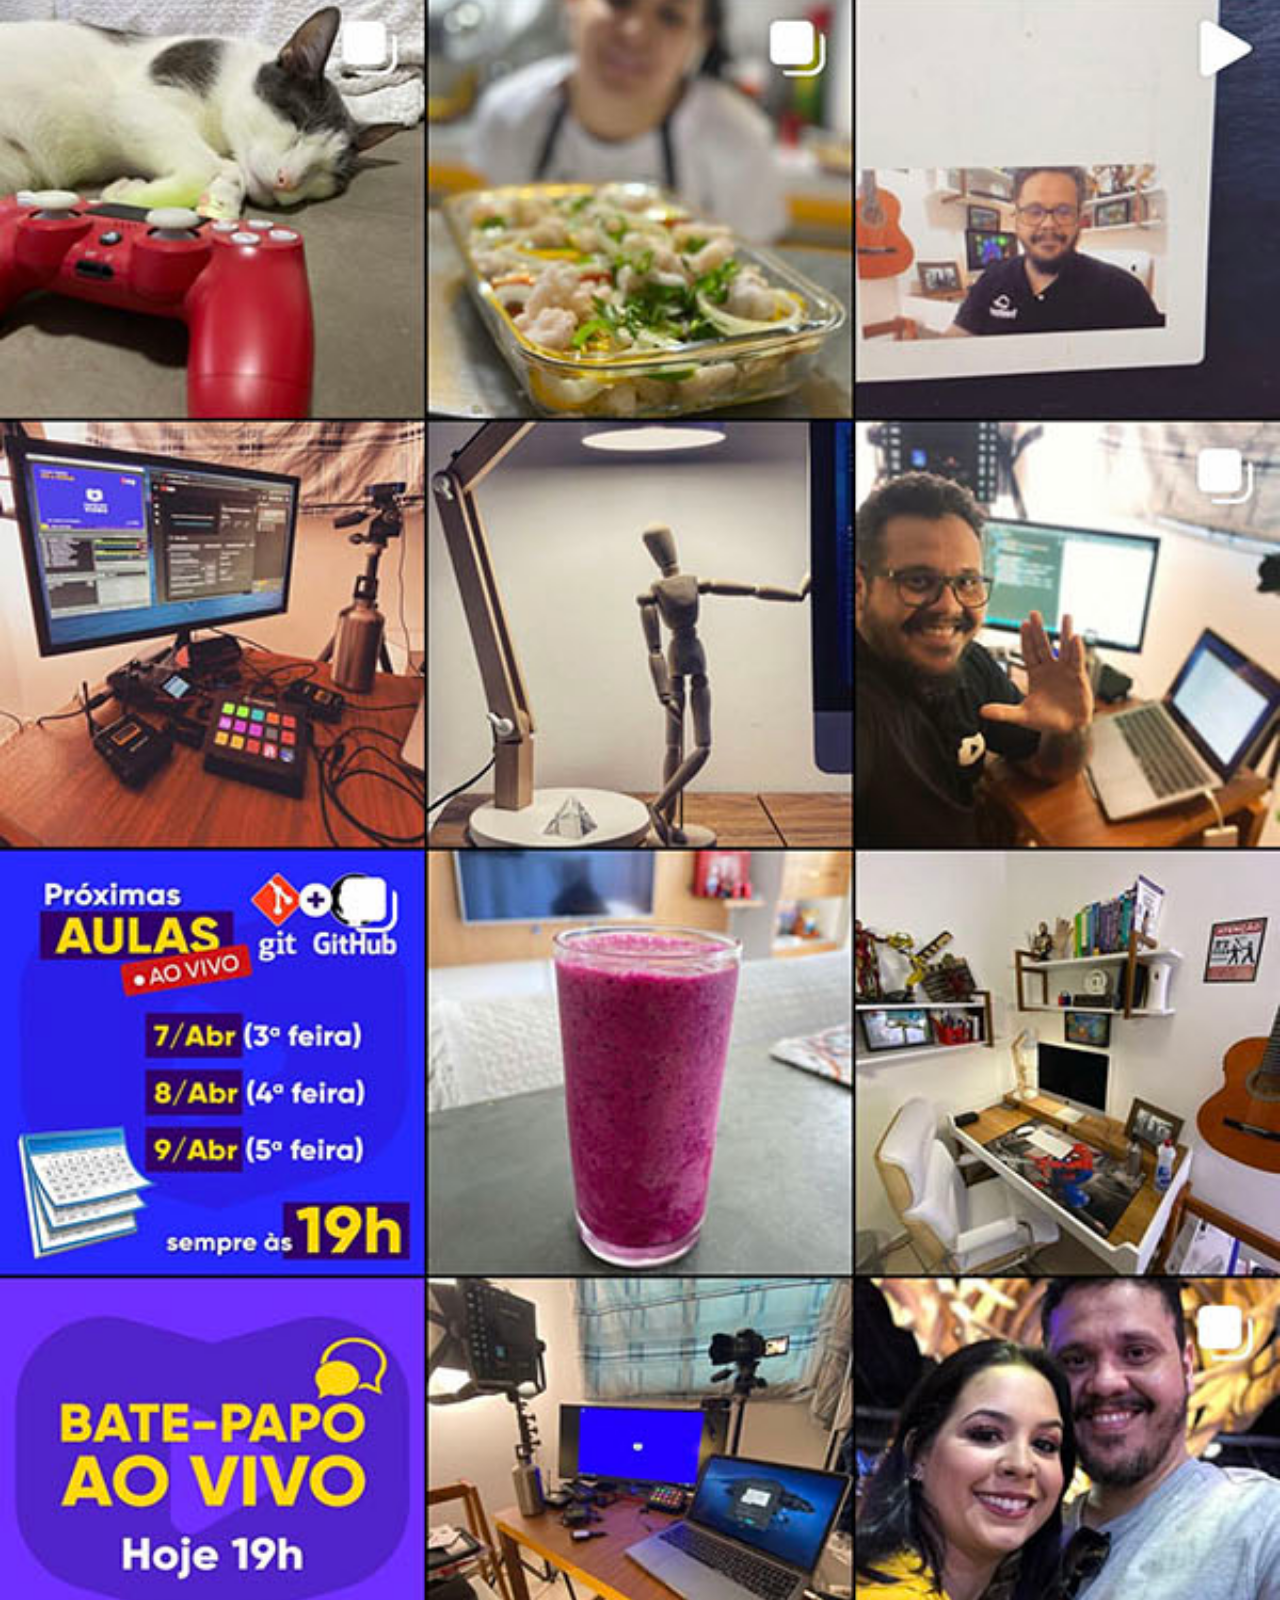
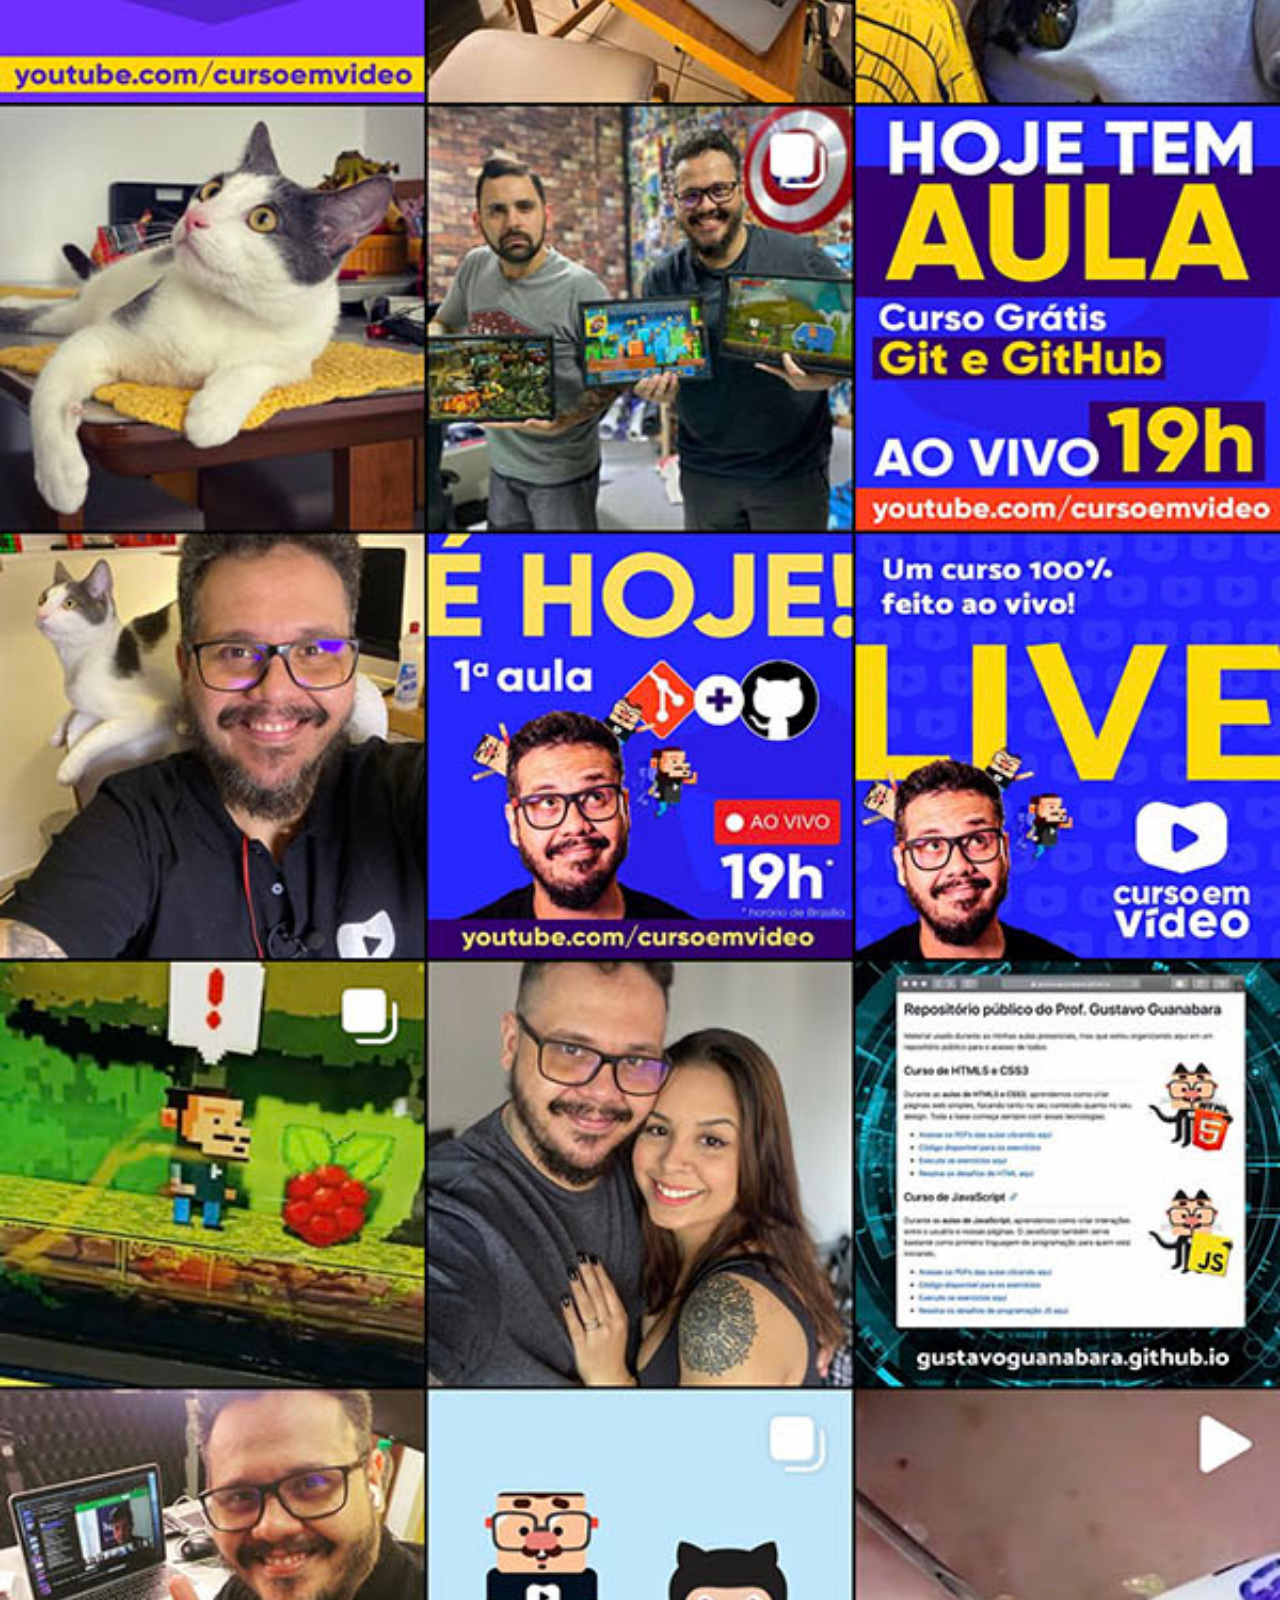
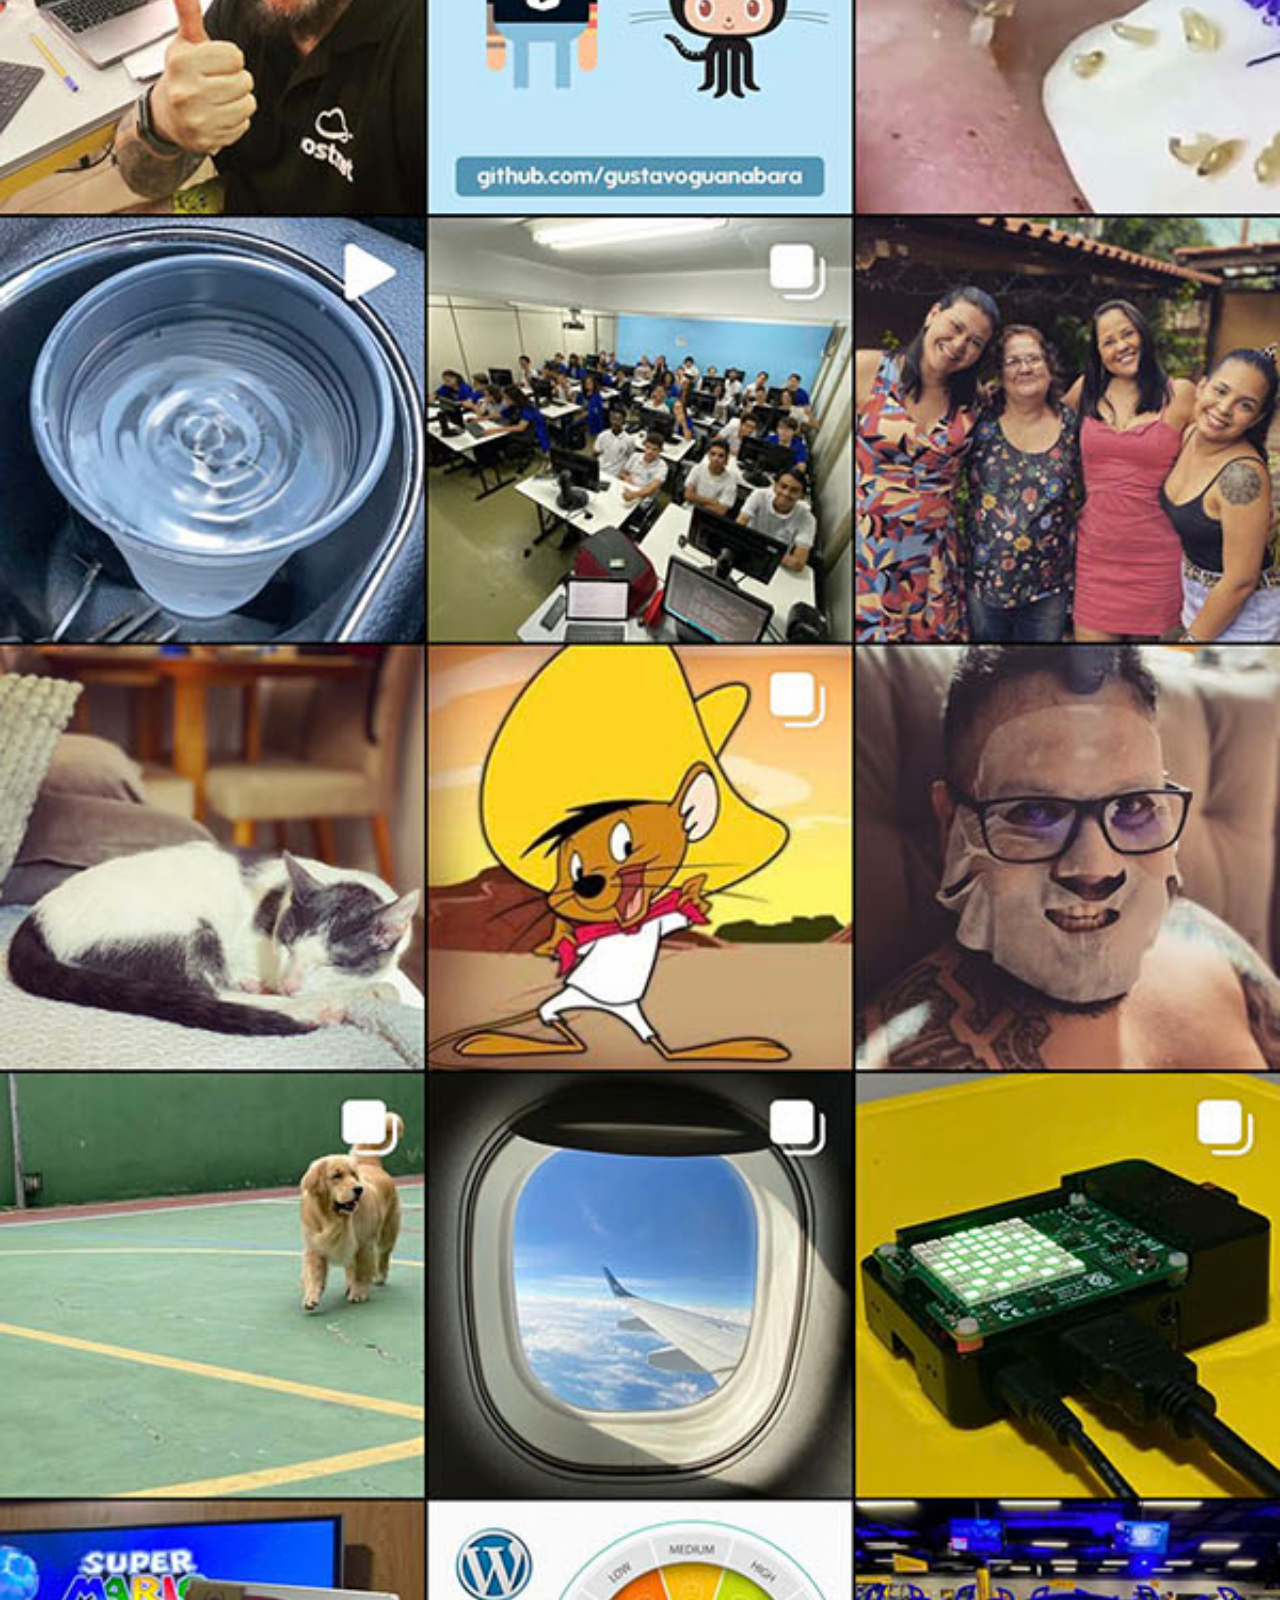
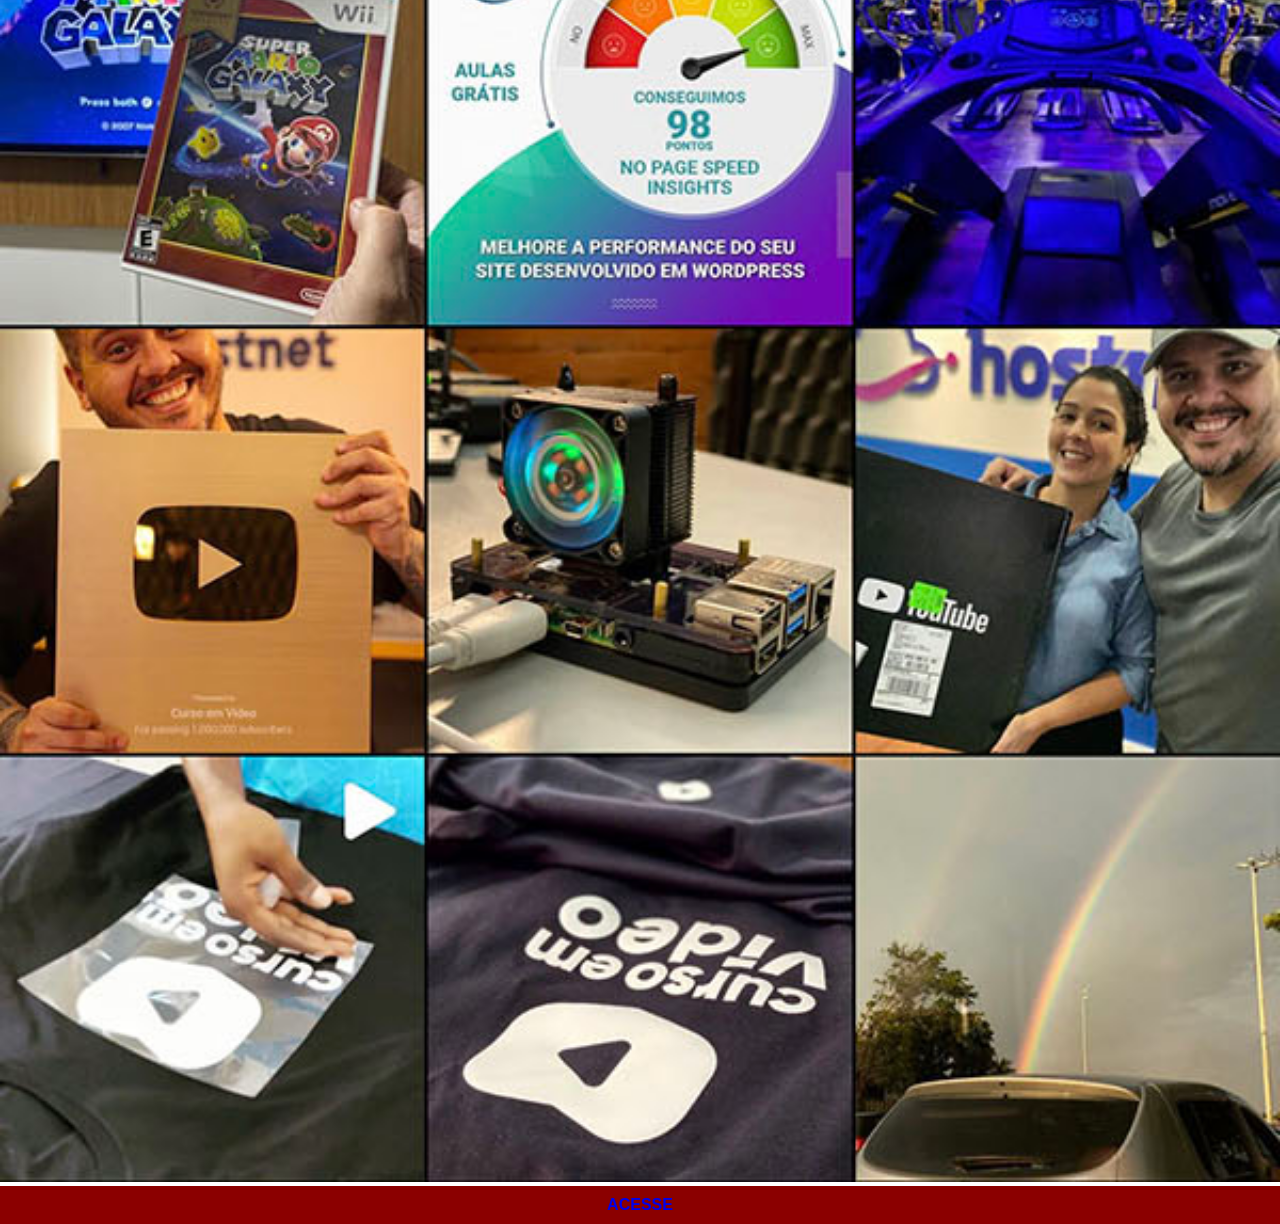
<file: instagran.html>
<!DOCTYPE html>
<html lang="pt-br">
<head>
    <meta charset="UTF-8">
    <meta name="viewport" content="width=device-width, initial-scale=1.0">
    <title>Instagram</title>
    <link rel="stylesheet" href="estilos/social.css">
</head>
<body>
    <img src="imagens/tela-instagram.jpg" alt="Instagran">
    <a href="https://www.instagram.com/" target="_blank">ACESSE</a>
</body>
</html>
</file>
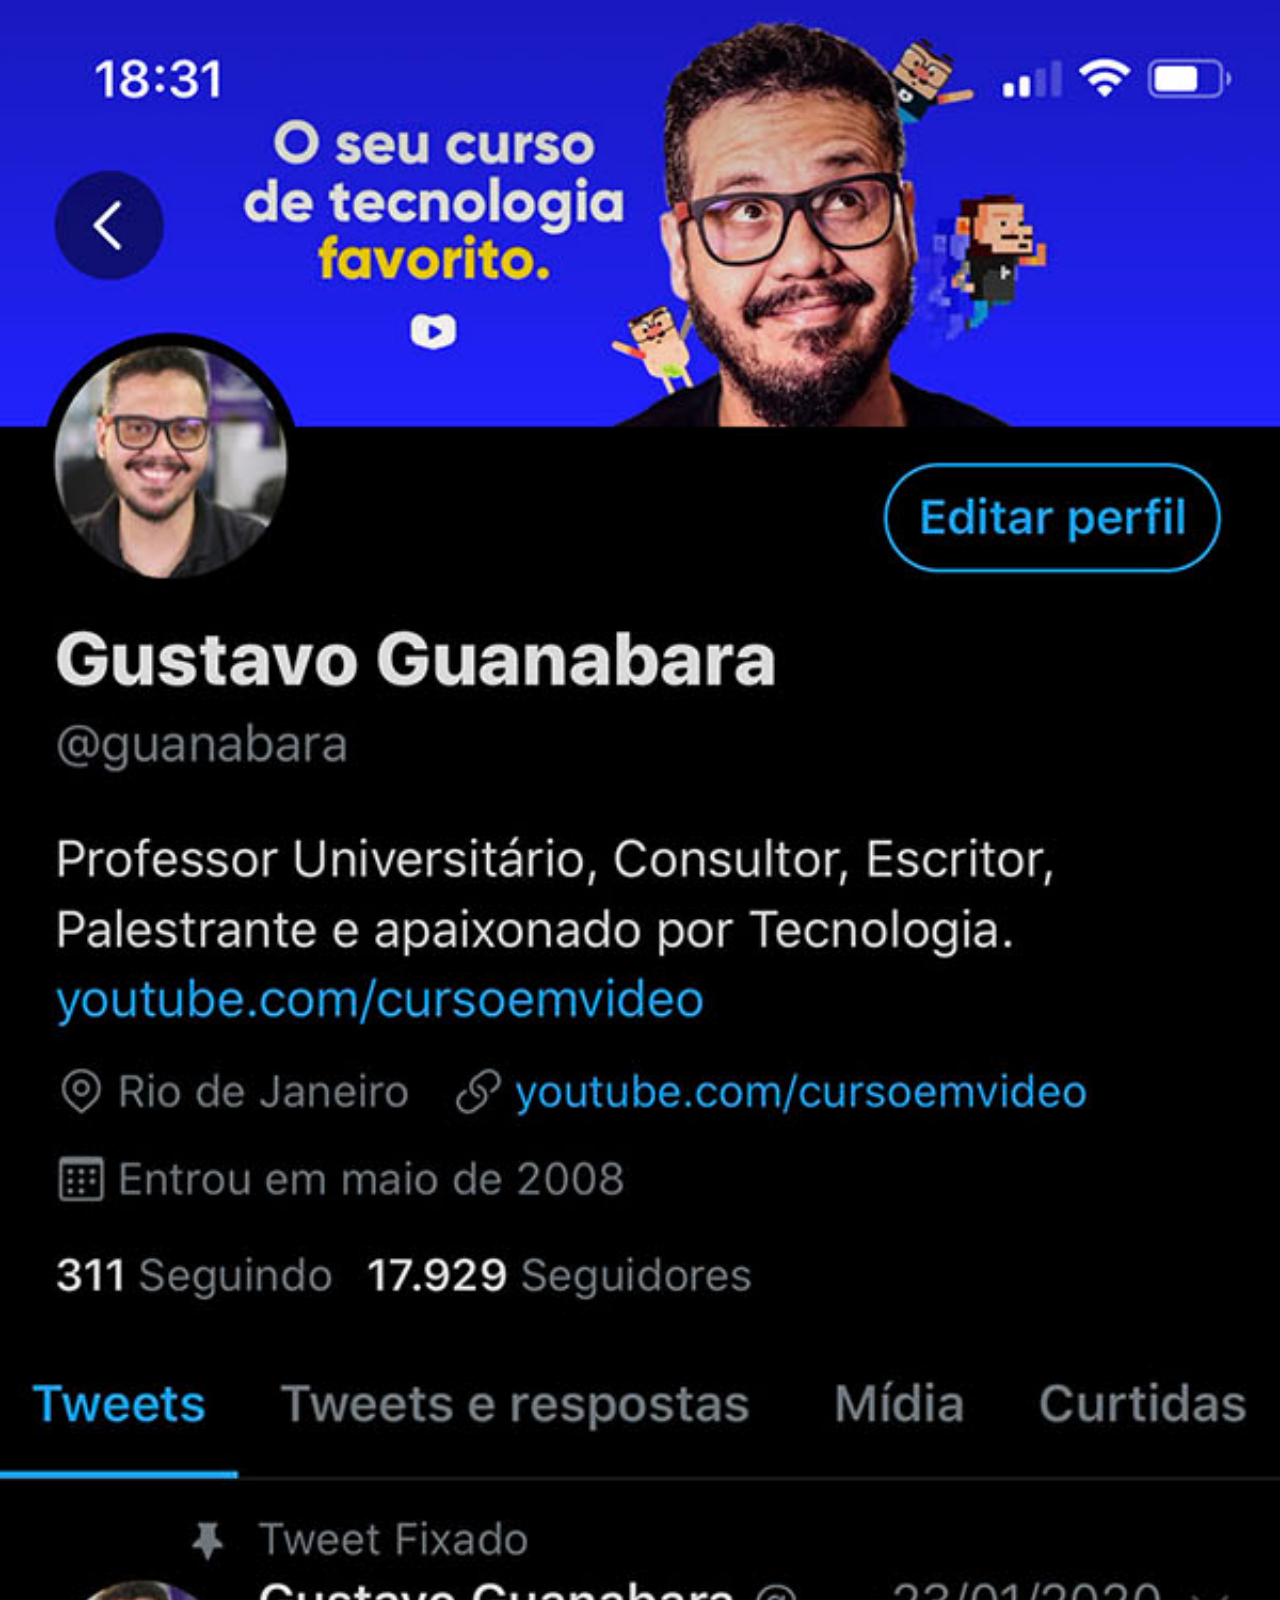
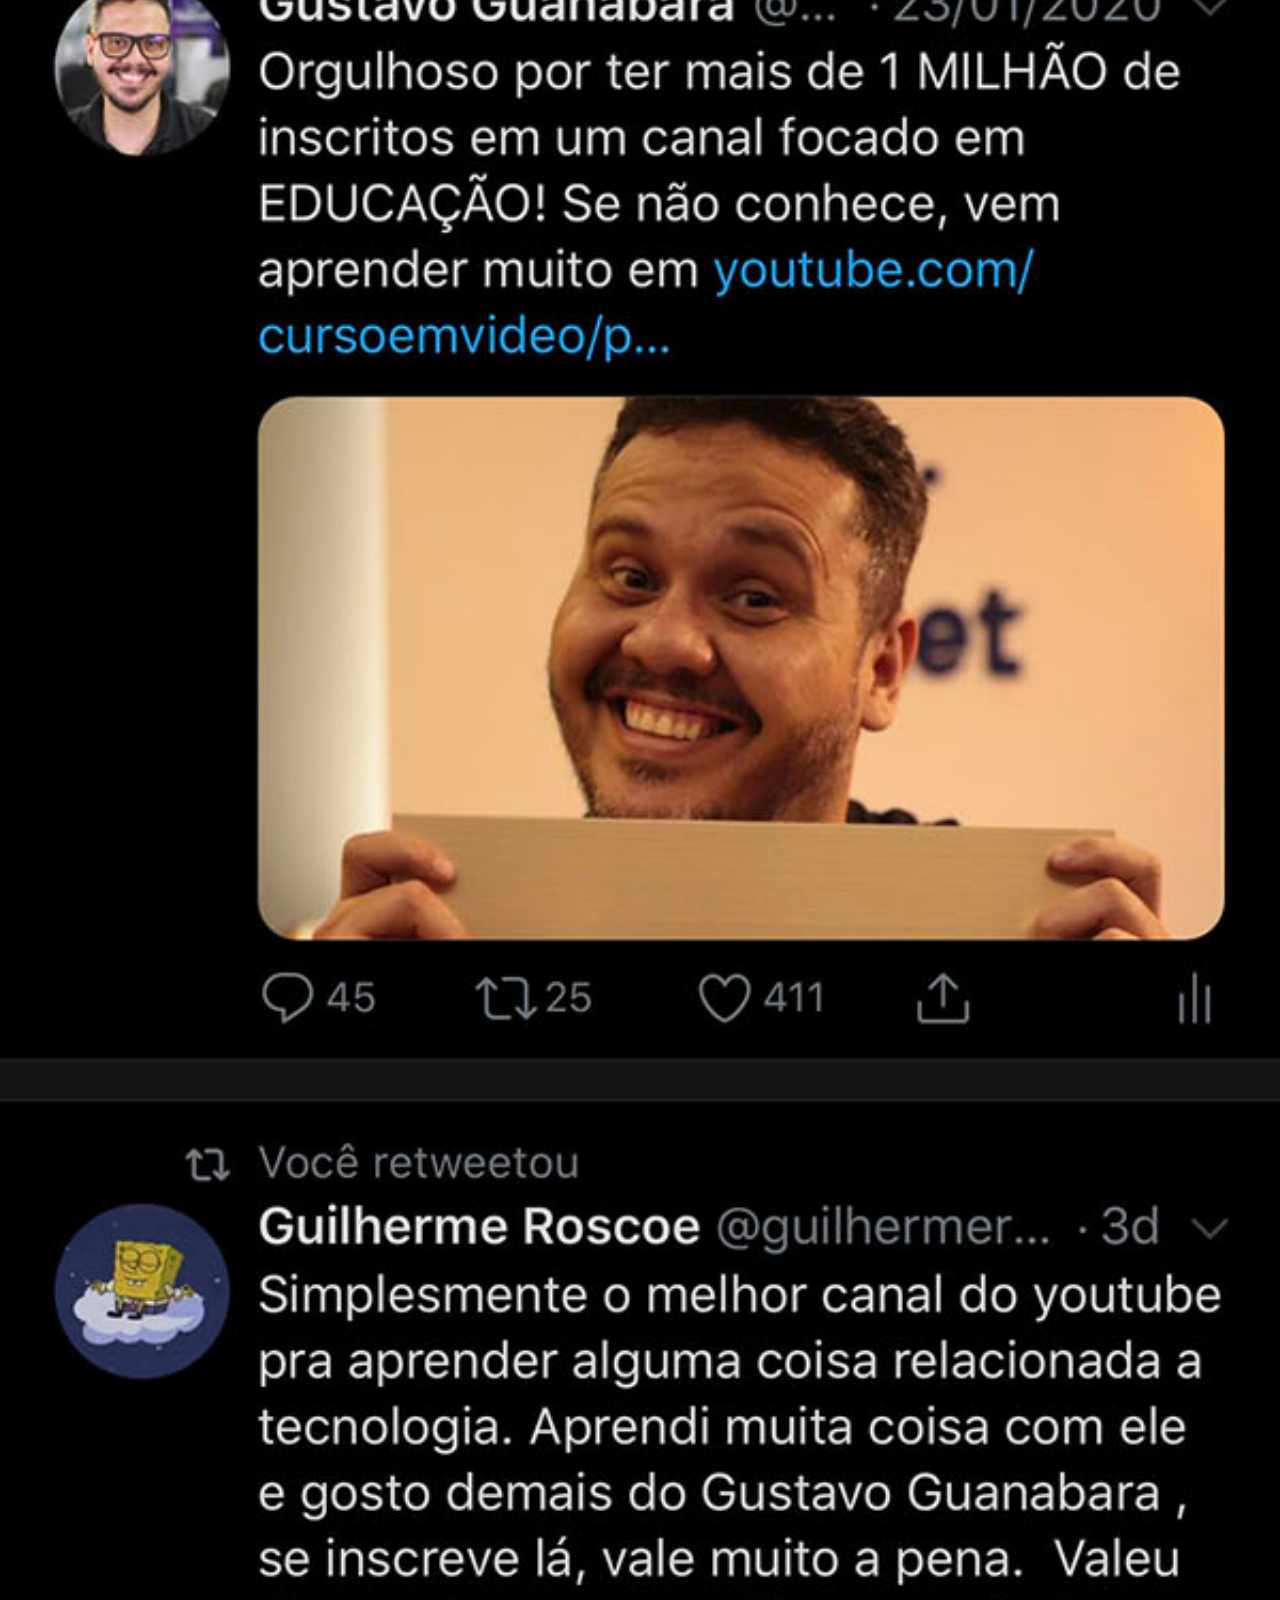
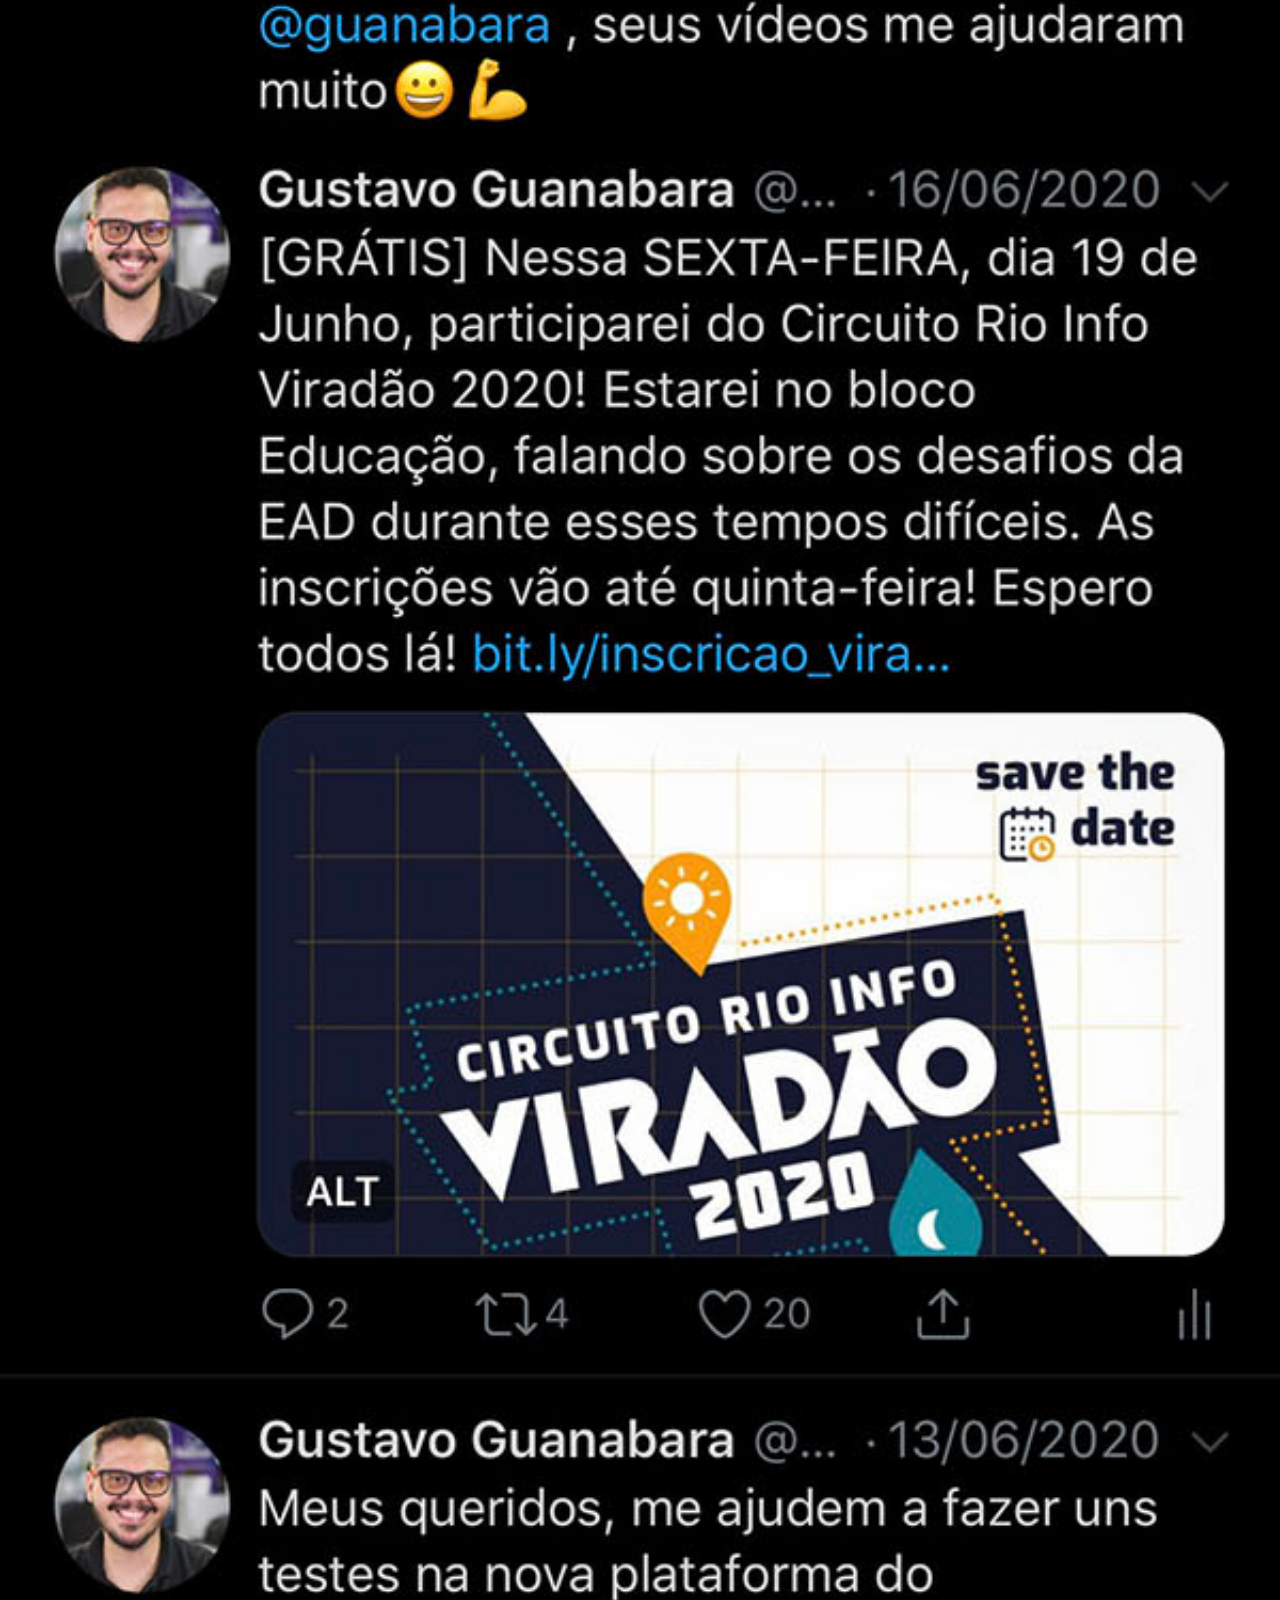
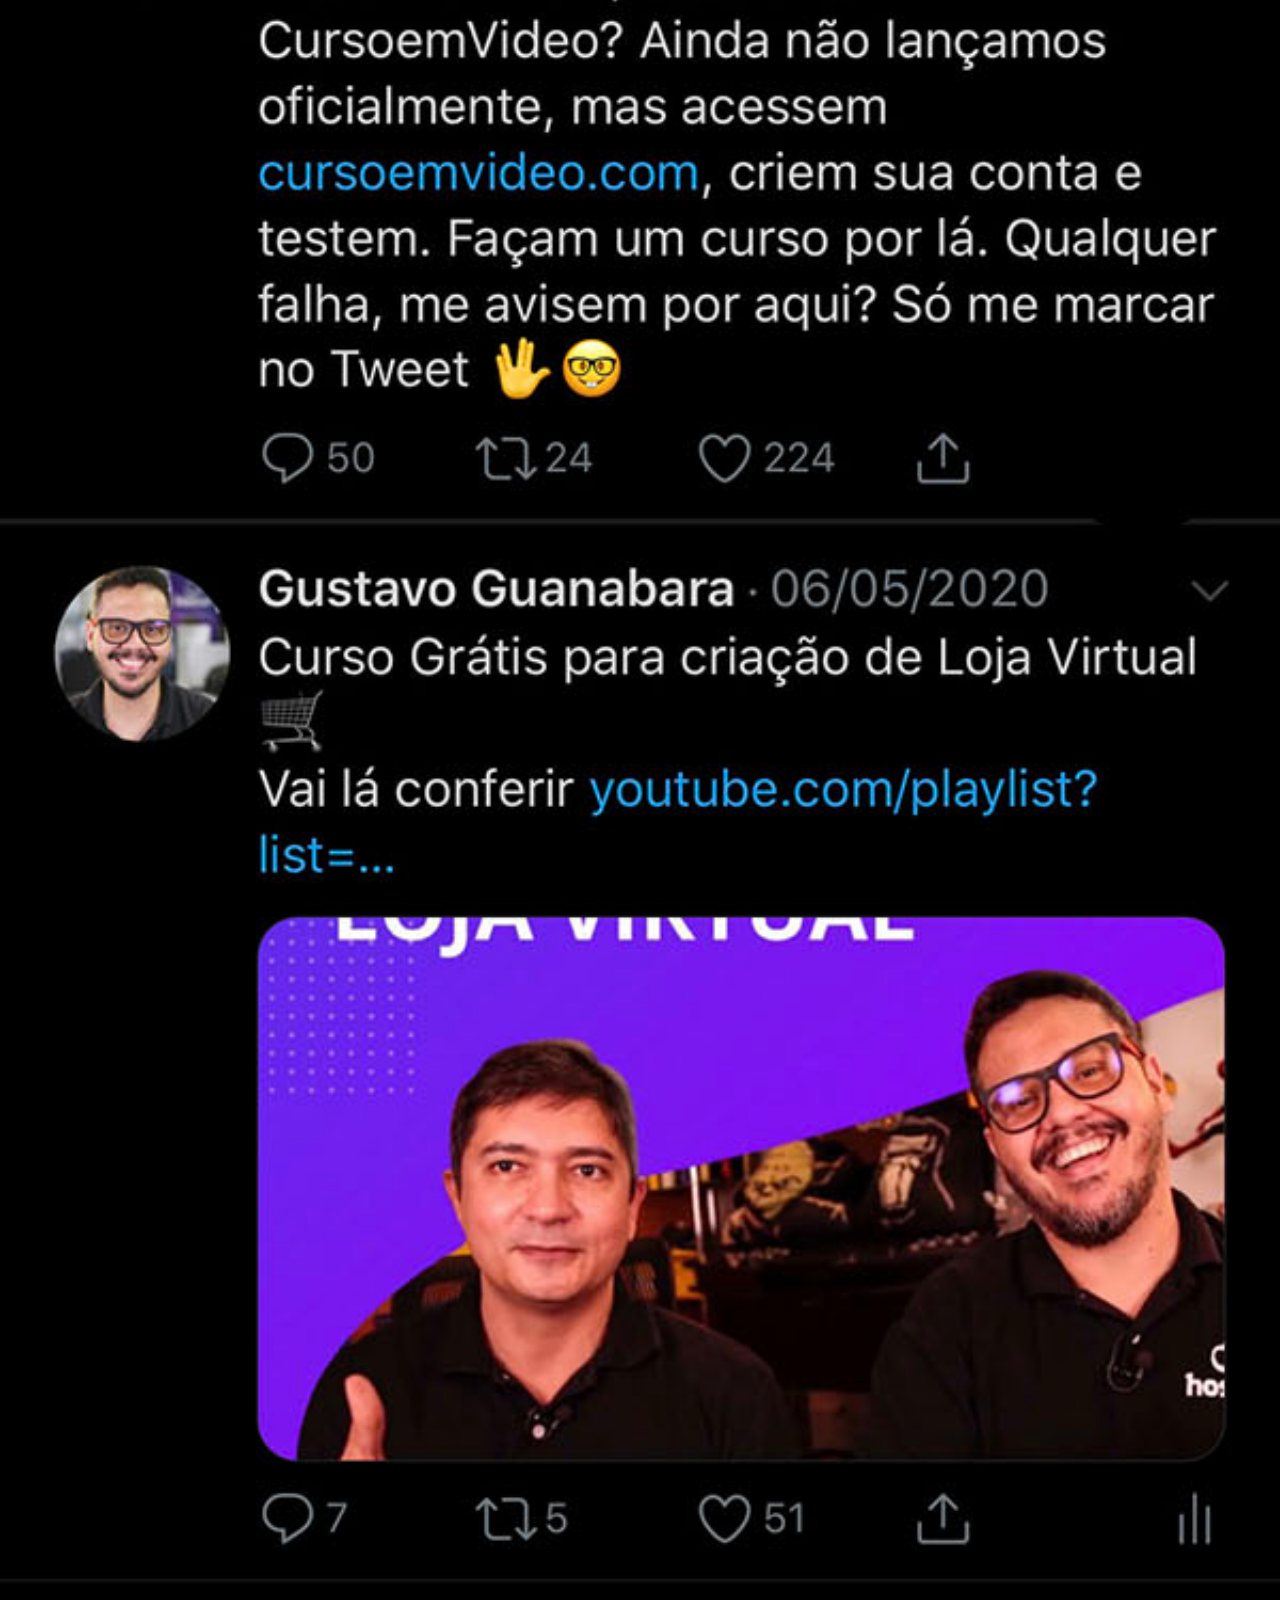
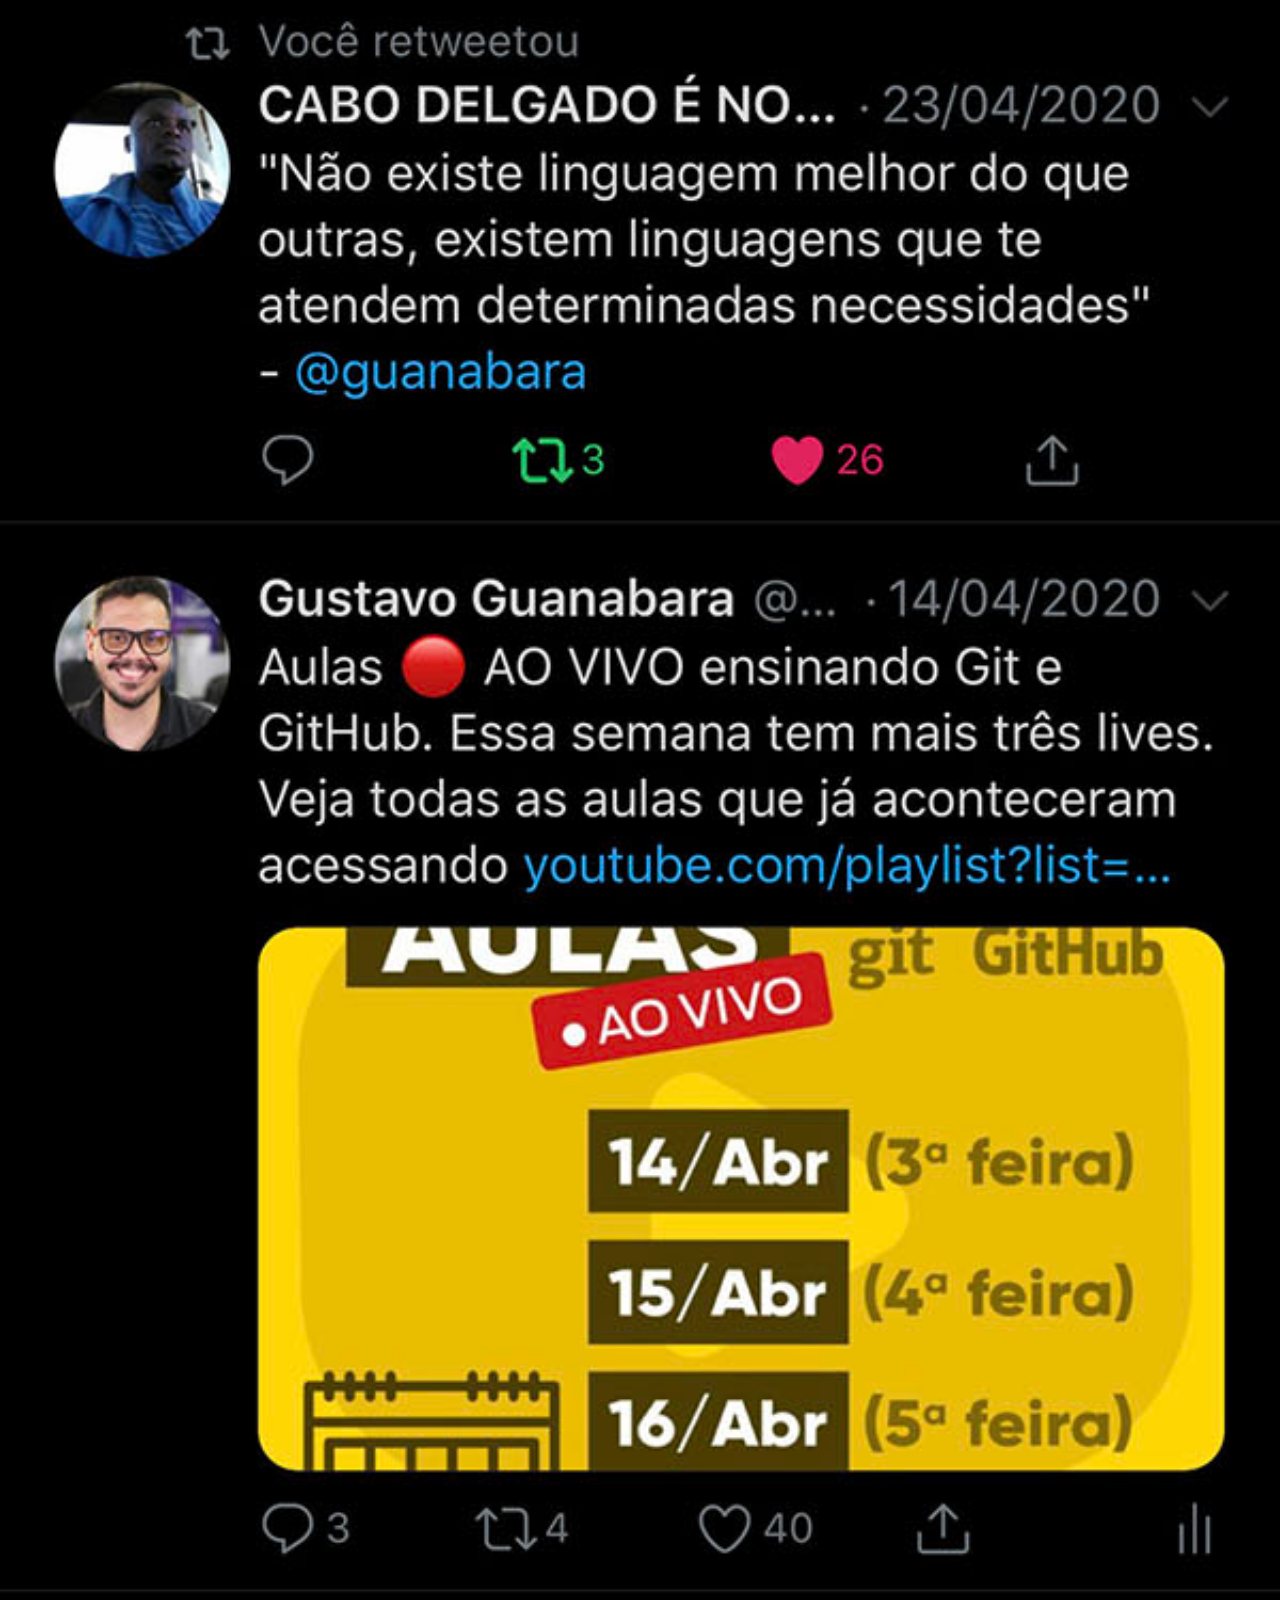
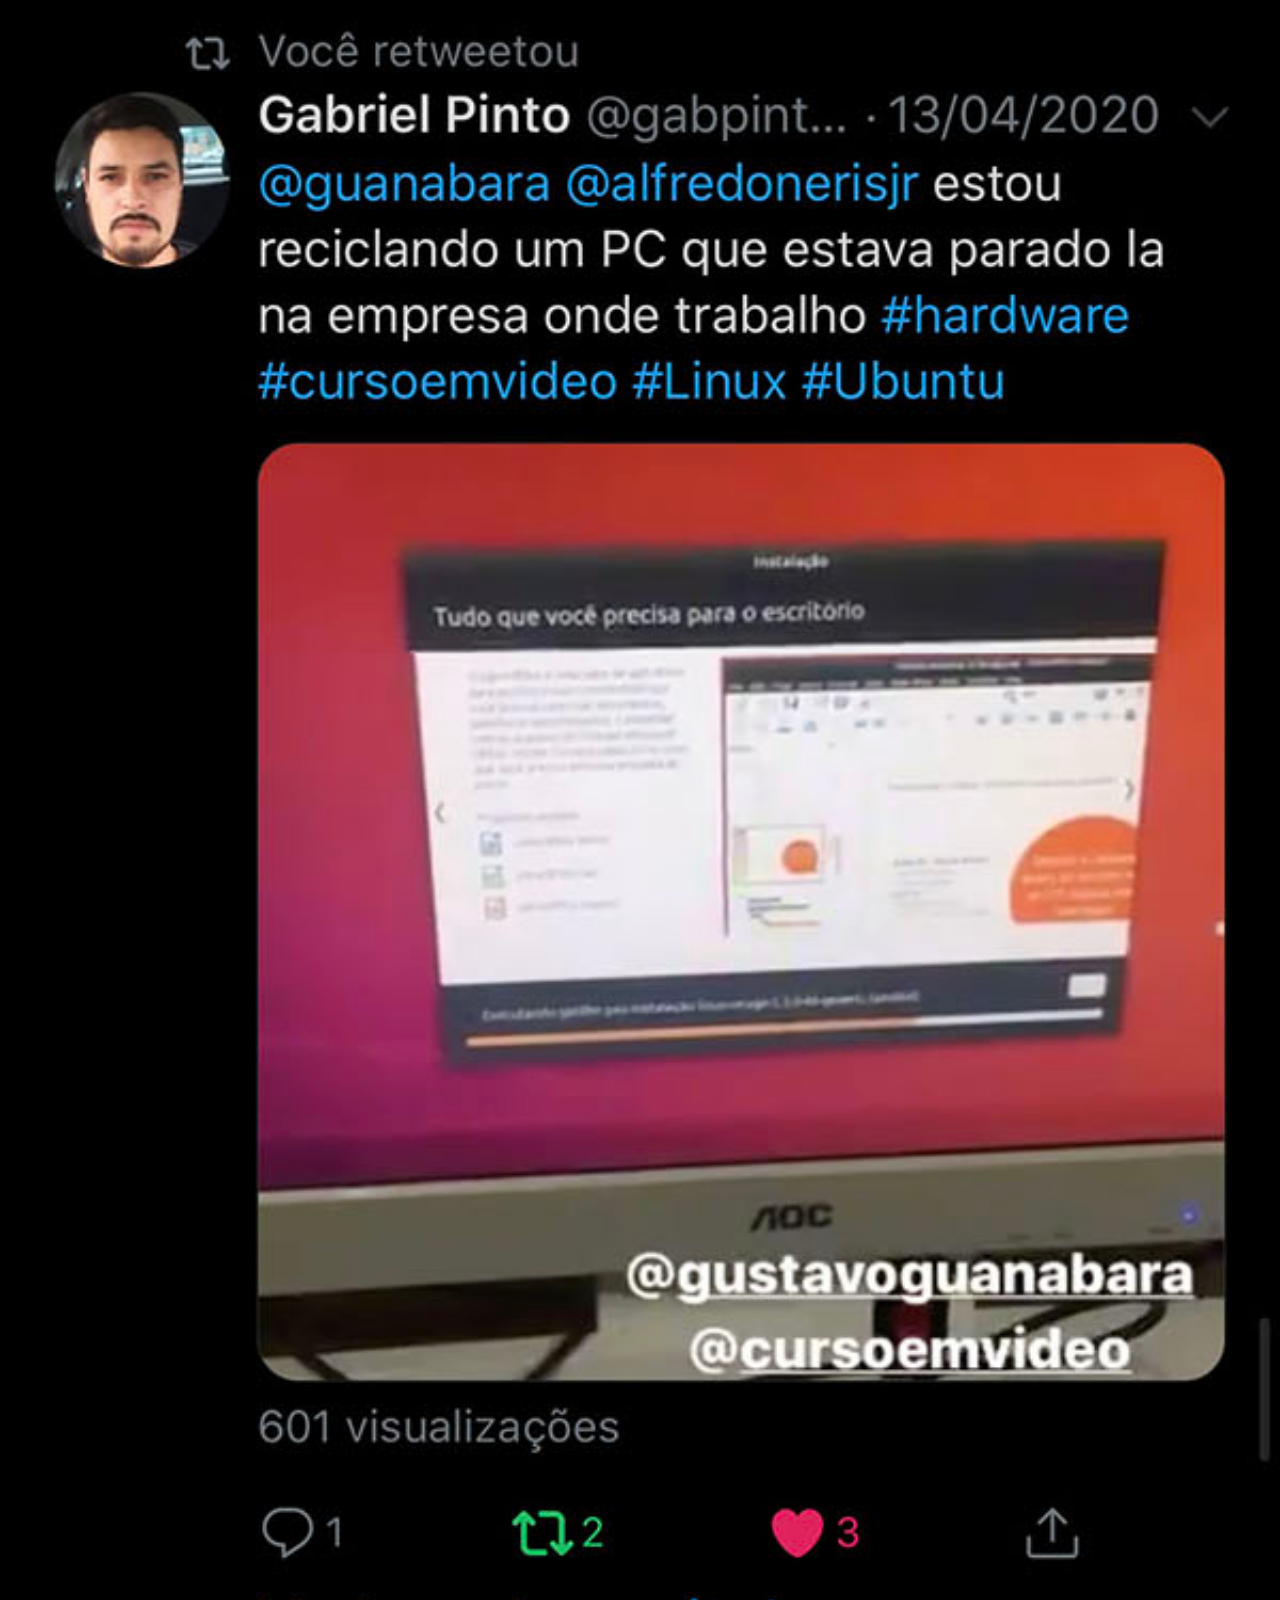
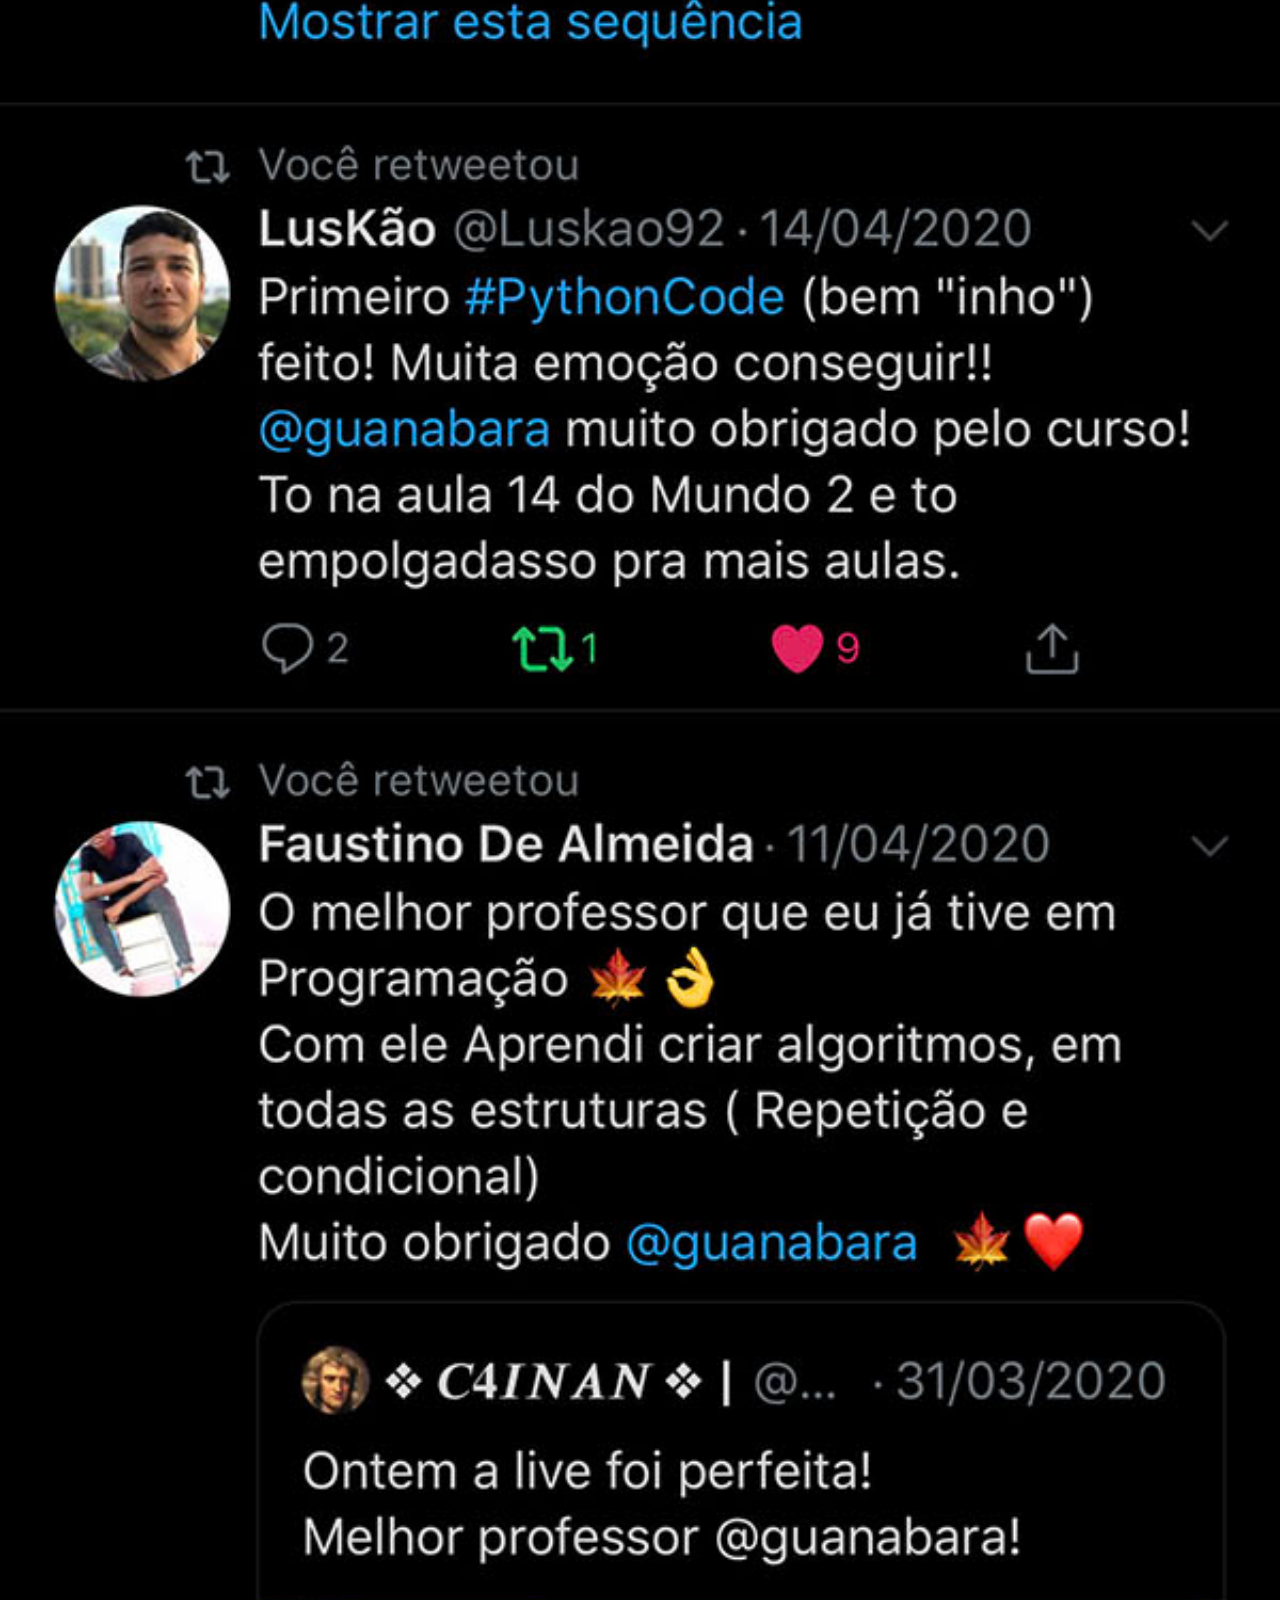
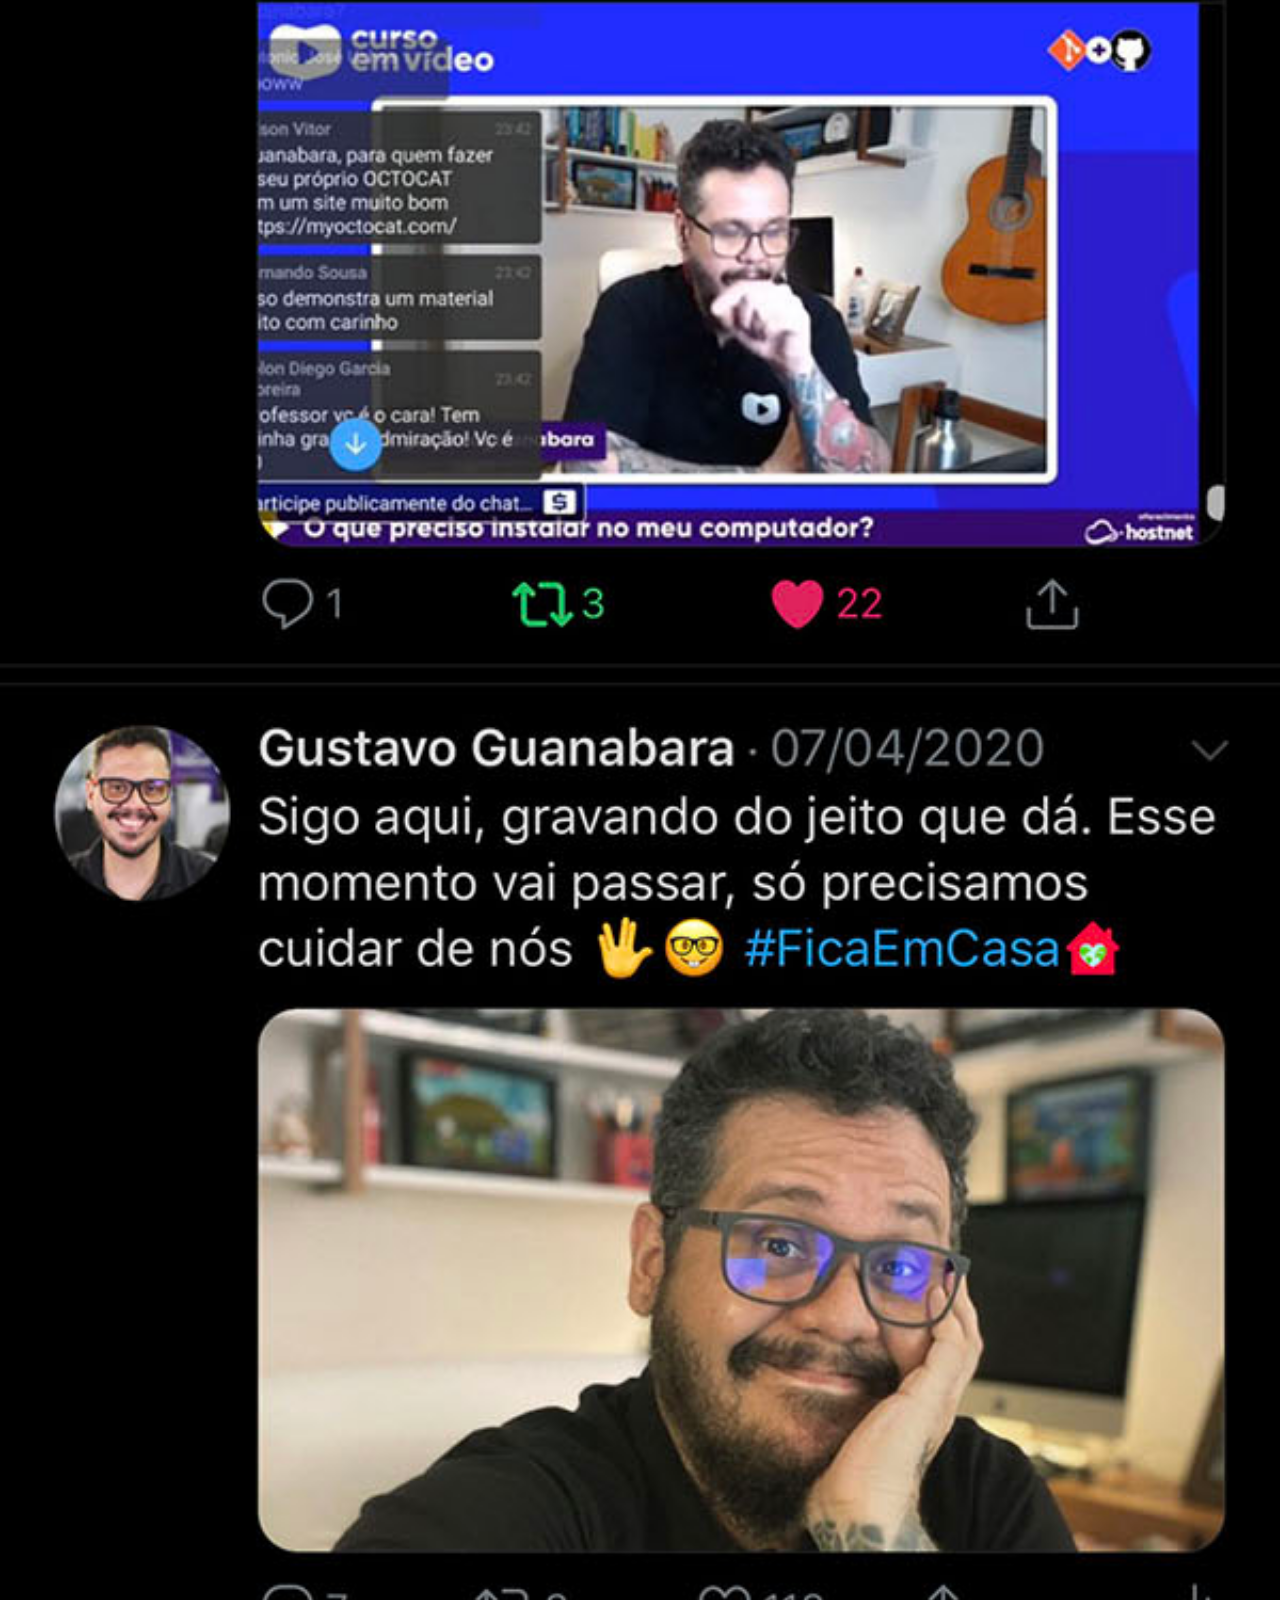
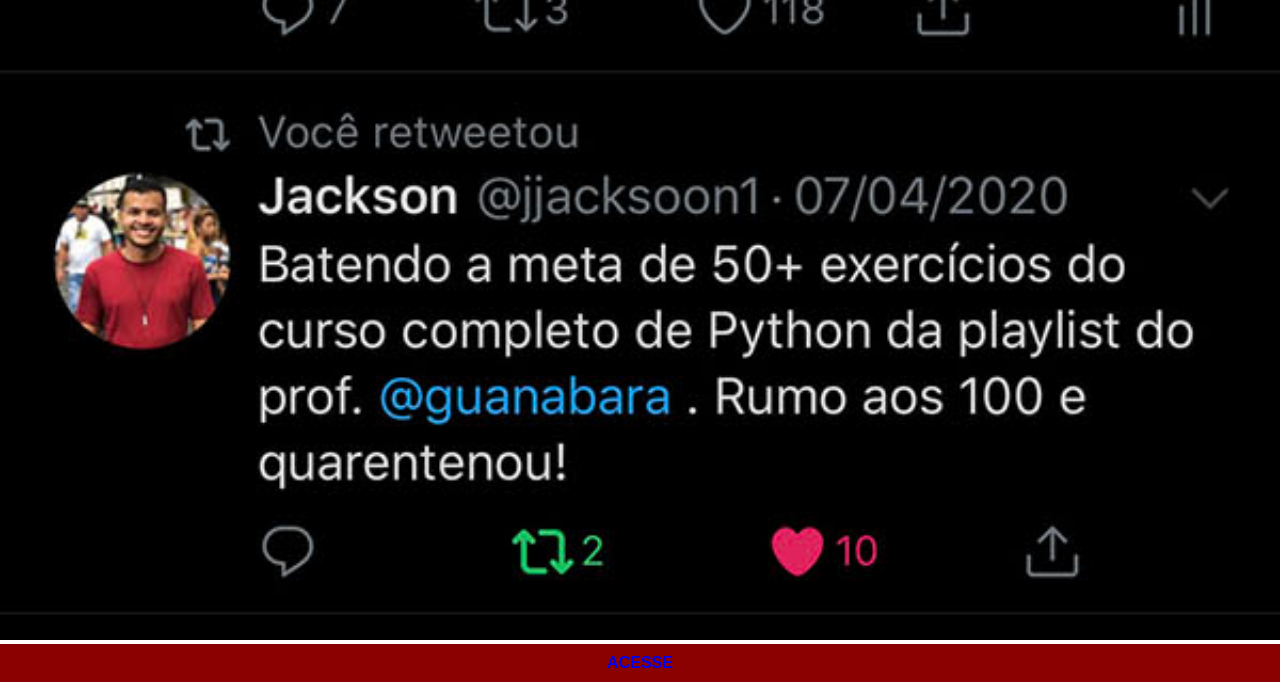
<file: twitter.html>
<!DOCTYPE html>
<html lang="pt-br">
<head>
    <meta charset="UTF-8">
    <meta name="viewport" content="width=device-width, initial-scale=1.0">
    <title>Twitter</title>
    <link rel="stylesheet" href="estilos/social.css">
</head>
<body>
    <img src="imagens/tela-twitter.jpg" alt="Twitter">
    <a href="https://twitter.com/" target="_blank">ACESSE</a>
</body>
</html>
</file>
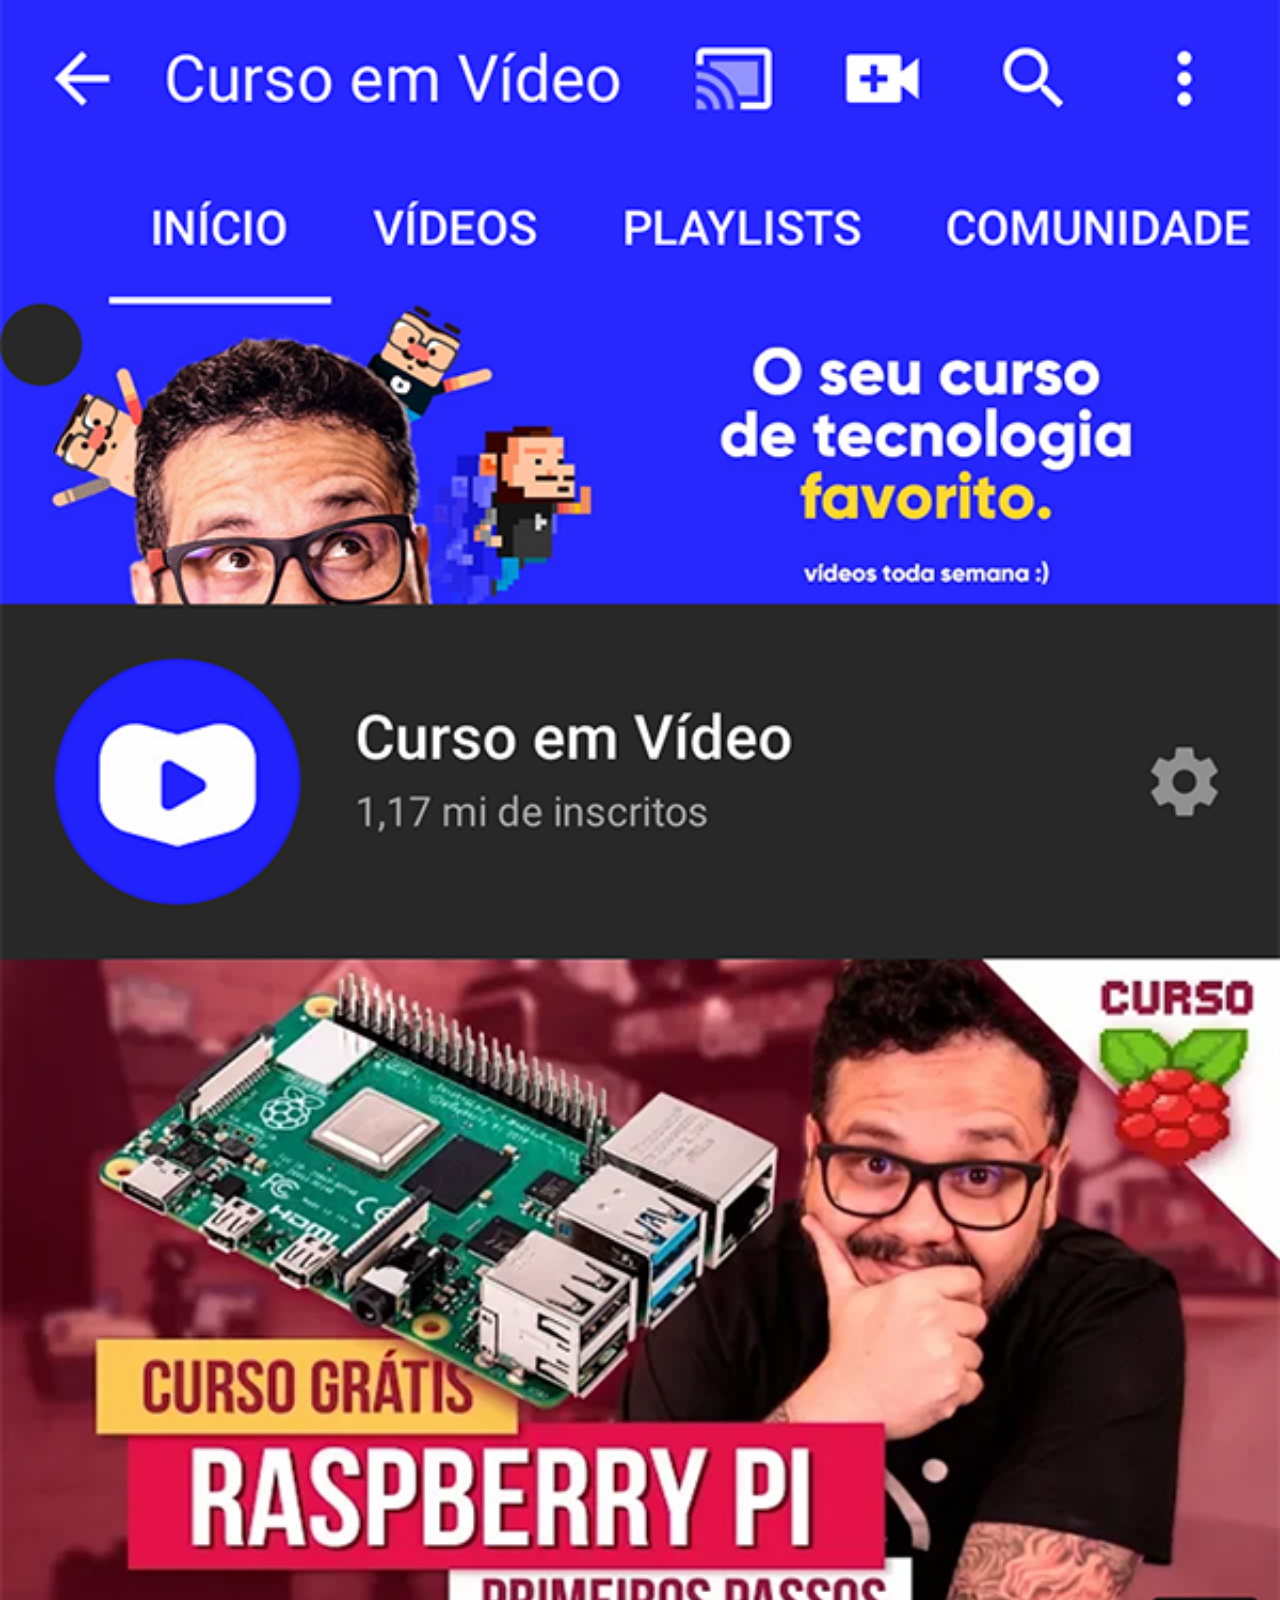
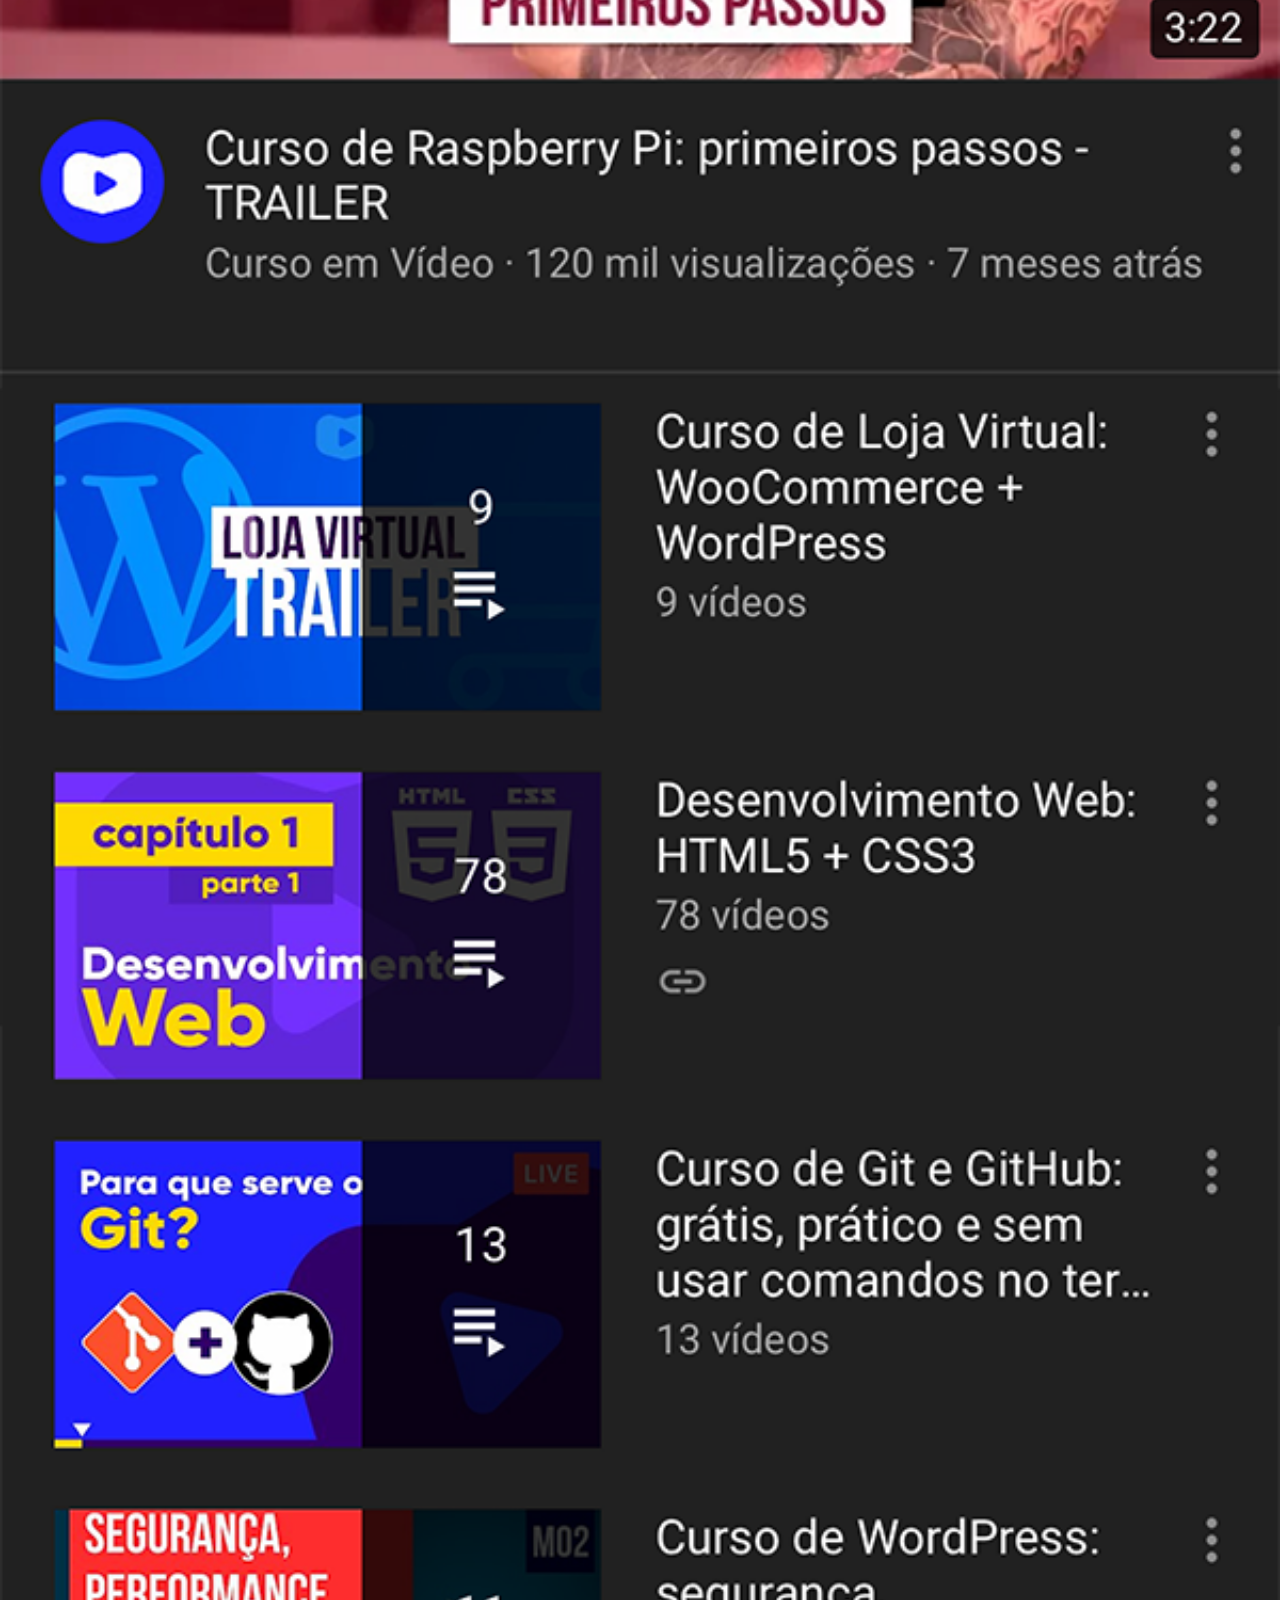
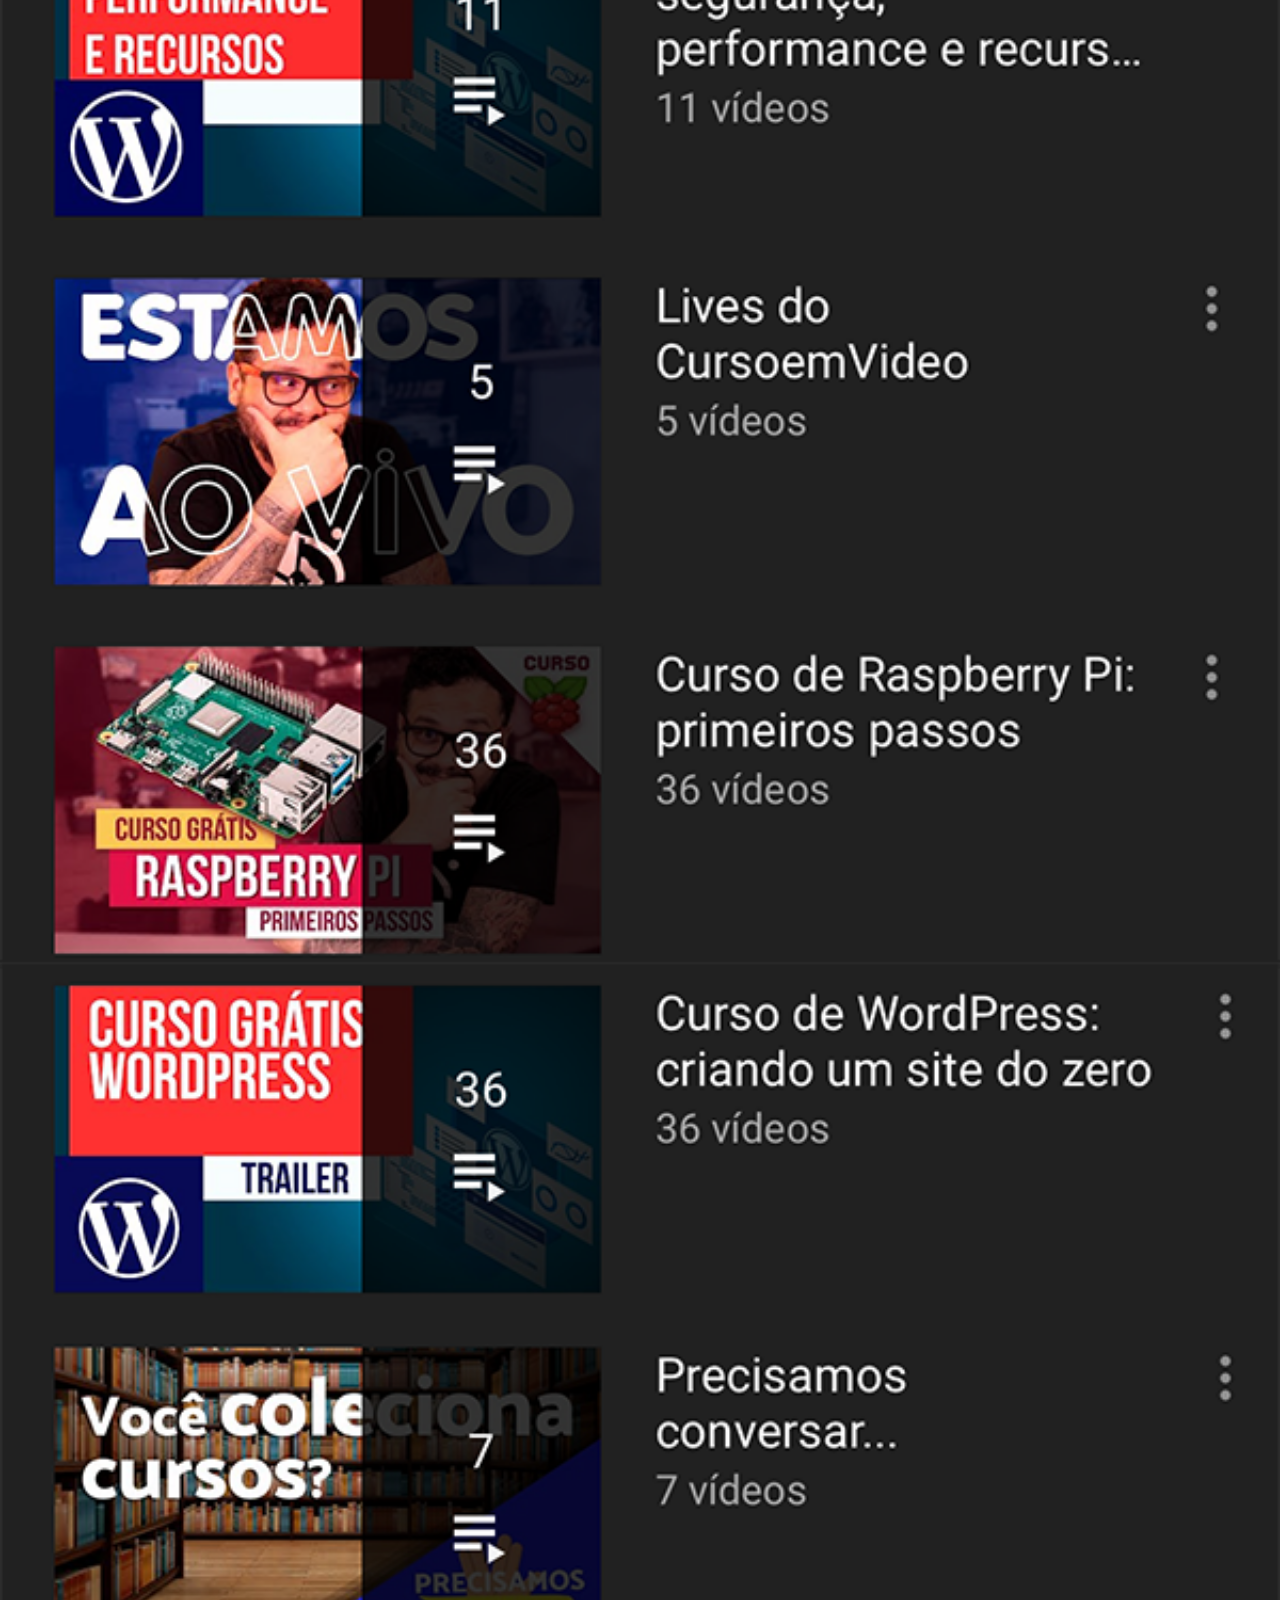
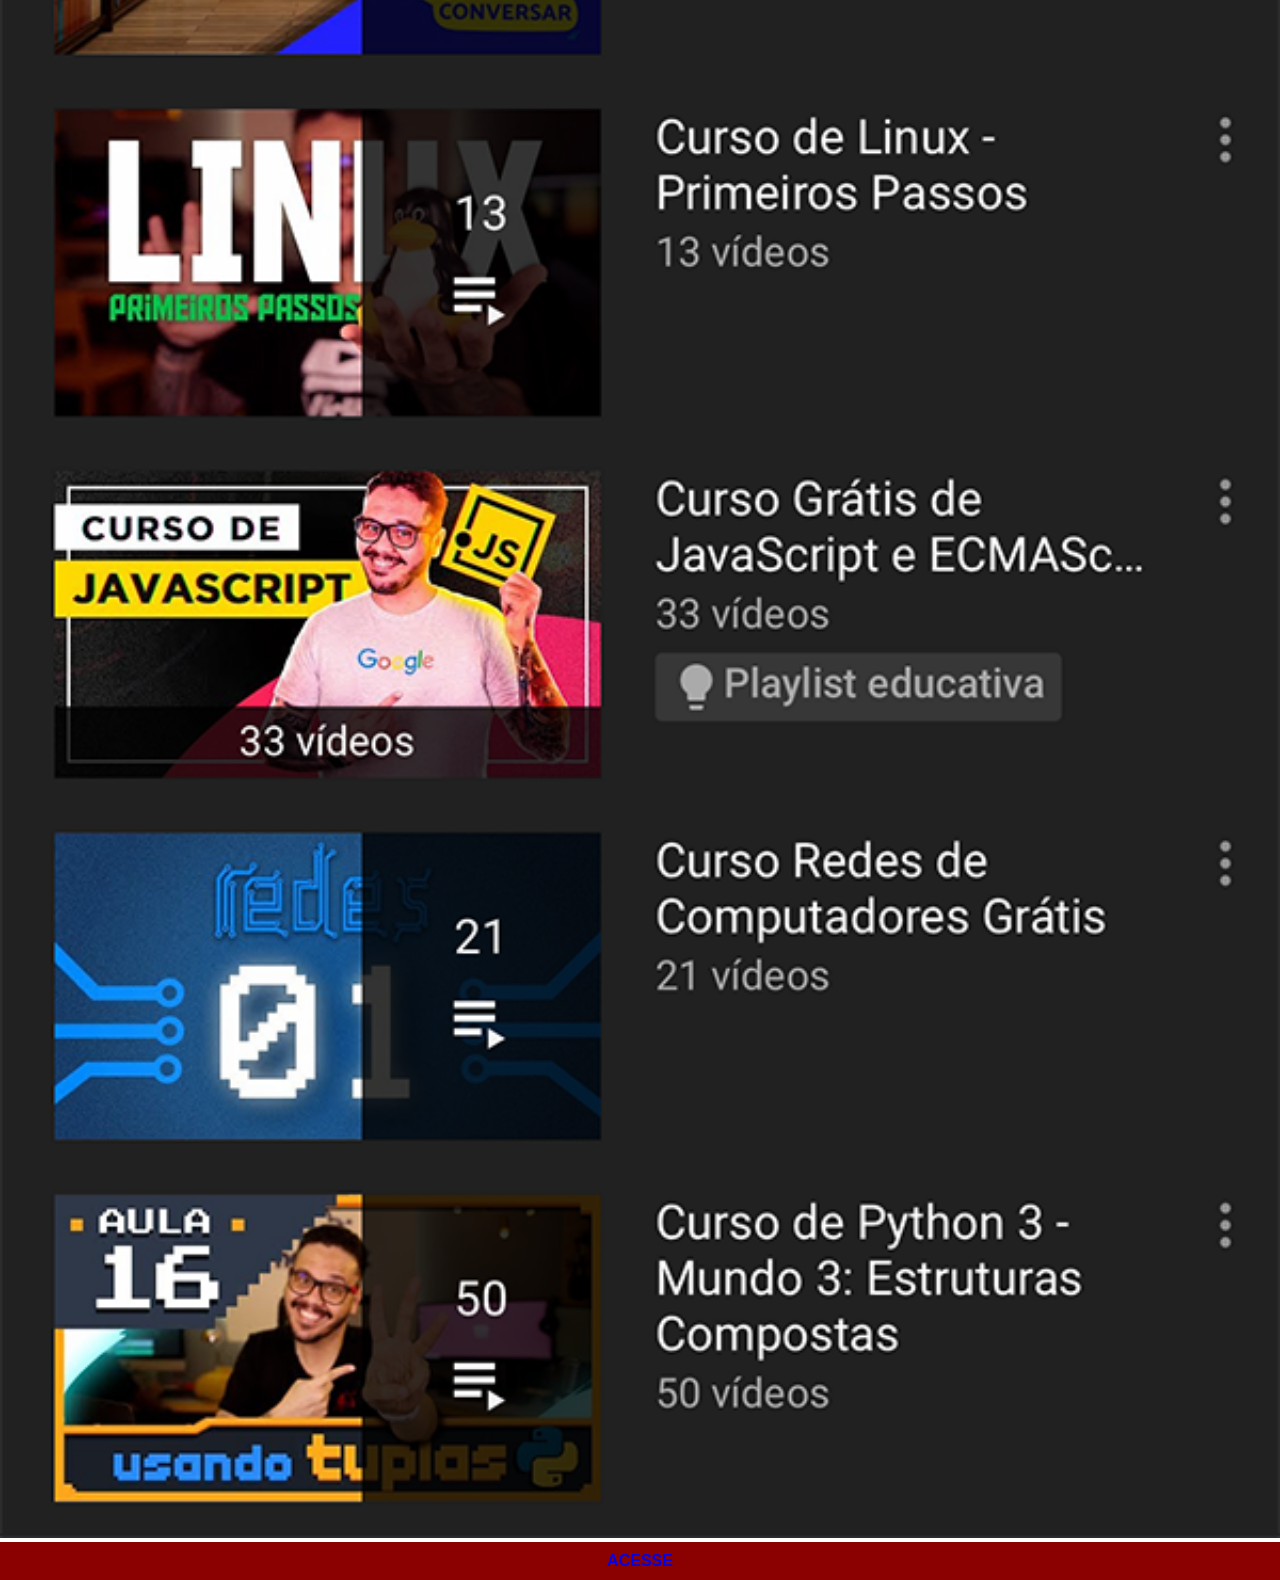
<file: yutube.html>
<!DOCTYPE html>
<html lang="pt-br">
<head>
    <meta charset="UTF-8">
    <meta name="viewport" content="width=device-width, initial-scale=1.0">
    <title>Yutube</title>
    <link rel="stylesheet" href="estilos/social.css">
</head>
<body>
    <img src="imagens/tela-youtube.png" alt="Yutube">
    <a href="https://www.youtube.com/@edmar112332321" target="_blank">ACESSE</a>
    
</body>
</html>
</file>
<file: estilos/style.css>
@charset "UTF-8";

* {
    margin: 0px;
    padding: 0px;
    font-family: Arial, Helvetica, sans-serif;
}

html, body {
    height: 100vh;
    width: 100vw;
    background-color: black;

}

body {
    background: url("../imagens/fundo-madeira.jpg") no-repeat top center;
    background-size: cover;
    background-attachment: fixed;
}

main {
    height: 100vh;
    position: relative;
    
}

section#telefone {
    position: absolute;
    top: 50%;
    left: 50%;
    transform: translate(-50%, -50%);
    height: 627px;
    width: 311px;
    
    background: url("../imagens/frame-iphone.png") no-repeat;
}

iframe#tela {
    position: relative;
    top: 80px;
    left: 22px;
    width: 267px;
    height: 471px;
    
}


section#redes-sociais {
    text-align: right;
}

section#redes-sociais img {
    width: 50px;
    margin: 10px;
    border-radius: 50%;
    box-shadow: 2px 2px 5px rgba(0, 0, 0, 0.404);
    box-sizing: border-box;
    
    
}

section#redes-sociais img:hover {
    border: 2px solid rgba(255, 255, 255, 0.637);
    transform:translate(-3px, -3px);
    box-shadow: 5px 5px 10px rgba(0, 0, 0, 0.623);
    transition: transform .5s, border 1s;
}
</file>
<file: estilos/social.css>
@charset "UTF-8";
        


* {
            margin: 0px;
            padding: 0px;
            font-family: Arial, Helvetica, sans-serif;
           
        }
          
        ::-webkit-scrollbar {
            width: 0px;
            height: 0px;

        }

        img {
            width: 100vw;

        }
        
        a {
           display: block;
           background-color: darkred;
           padding: 10px;
           text-align: center;
           font-weight: bold;
           text-decoration: none;
        }

        a:hover {
            background-color: red;
        }
</file>
